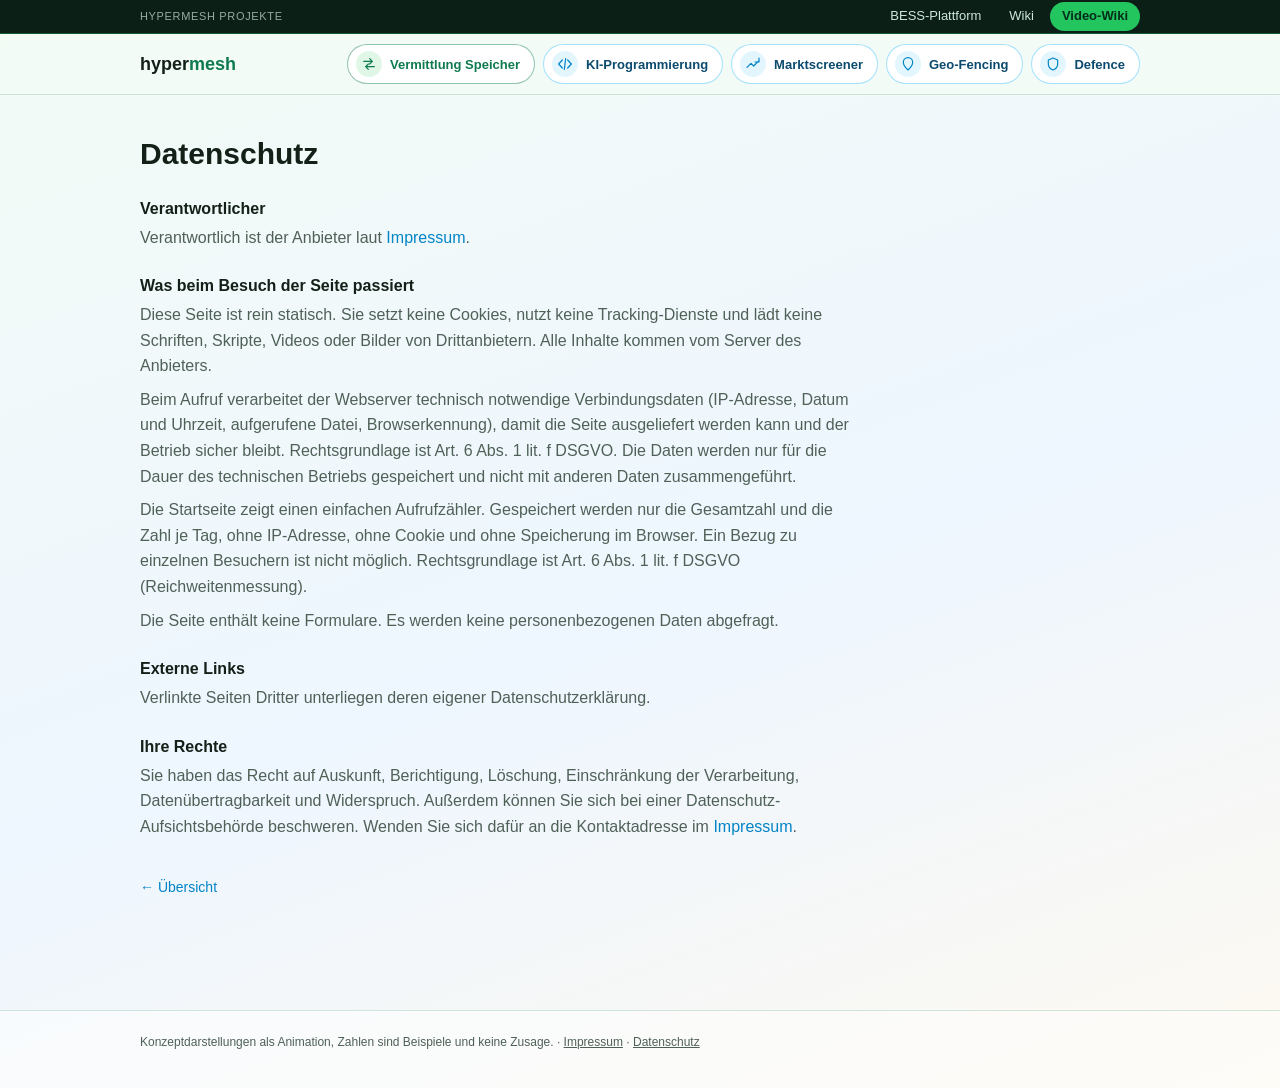
<file: datenschutz.html>
<!doctype html>
<html lang="de">
<head>
<meta charset="utf-8">
<meta name="viewport" content="width=device-width, initial-scale=1">
<meta name="robots" content="noindex, nofollow, noarchive, nosnippet">
<title>Datenschutz · hypermesh</title>
<link rel="stylesheet" href="assets/style.css">
</head>
<body>
<div class="sitebar" role="navigation" aria-label="Projekte">
  <div class="in">
    <span class="lbl">hypermesh Projekte</span>
    <nav>
      <a href="https://www.speier-solar.de/bess" title="Investorplattform">BESS-Plattform</a>
      <a href="https://www.hyper-mesh.de" title="Inhalte zu hyper-mesh">Wiki</a>
      <a href="https://www.hypermesh.cloud" aria-current="page" title="Erkl&auml;rvideos">Video-Wiki</a>
    </nav>
  </div>
</div>

<header class="topnav">
  <div class="in">
    <a class="brand" href="index.html#top">hyper<span>mesh</span></a>
    <nav class="nbs" aria-label="Themen"><a class="nb ext" href="index.html#vermittlung" title="Vermittlung Speicher"><span class="ico"><svg viewBox="0 0 24 24"><path d="M4 8h13M13 4l4 4-4 4M20 16H7M11 12l-4 4 4 4"/></svg></span><span class="t">Vermittlung Speicher</span></a><a class="nb" href="index.html#ki" title="KI-Programmierung"><span class="ico"><svg viewBox="0 0 24 24"><path d="M8 6l-5.5 6L8 18M16 6l5.5 6L16 18M13 4l-2 16"/></svg></span><span class="t">KI-Programmierung</span></a><a class="nb" href="index.html#markt" title="Marktscreener"><span class="ico"><svg viewBox="0 0 24 24"><path d="M3 17l6-6 4 4 8-8M21 3v6h-6"/></svg></span><span class="t">Marktscreener</span></a><a class="nb" href="index.html#geo" title="Geo-Fencing"><span class="ico"><svg viewBox="0 0 24 24"><path d="M12 21s-7-6.1-7-11.5A7 7 0 0119 9.5C19 14.9 12 21 12 21z"/></svg></span><span class="t">Geo-Fencing</span></a><a class="nb" href="index.html#defence" title="Defence"><span class="ico"><svg viewBox="0 0 24 24"><path d="M12 3l7 3v6c0 4.5-3 7.5-7 9-4-1.5-7-4.5-7-9V6z"/></svg></span><span class="t">Defence</span></a></nav>
  </div>
</header>
<main><div class="wrap">
<div class="page imprint">
<h1>Datenschutz</h1>
<h2>Verantwortlicher</h2>
<p>Verantwortlich ist der Anbieter laut <a href="impressum.html">Impressum</a>.</p>
<h2>Was beim Besuch der Seite passiert</h2>
<p>Diese Seite ist rein statisch. Sie setzt keine Cookies, nutzt keine Tracking-Dienste und lädt keine Schriften, Skripte, Videos oder Bilder von Drittanbietern. Alle Inhalte kommen vom Server des Anbieters.</p>
<p>Beim Aufruf verarbeitet der Webserver technisch notwendige Verbindungsdaten (IP-Adresse, Datum und Uhrzeit, aufgerufene Datei, Browserkennung), damit die Seite ausgeliefert werden kann und der Betrieb sicher bleibt. Rechtsgrundlage ist Art. 6 Abs. 1 lit. f DSGVO. Die Daten werden nur für die Dauer des technischen Betriebs gespeichert und nicht mit anderen Daten zusammengeführt.</p>
<p>Die Startseite zeigt einen einfachen Aufrufzähler. Gespeichert werden nur die Gesamtzahl und die Zahl je Tag, ohne IP-Adresse, ohne Cookie und ohne Speicherung im Browser. Ein Bezug zu einzelnen Besuchern ist nicht möglich. Rechtsgrundlage ist Art. 6 Abs. 1 lit. f DSGVO (Reichweitenmessung).</p>
<p>Die Seite enthält keine Formulare. Es werden keine personenbezogenen Daten abgefragt.</p>
<h2>Externe Links</h2>
<p>Verlinkte Seiten Dritter unterliegen deren eigener Datenschutzerklärung.</p>
<h2>Ihre Rechte</h2>
<p>Sie haben das Recht auf Auskunft, Berichtigung, Löschung, Einschränkung der Verarbeitung, Datenübertragbarkeit und Widerspruch. Außerdem können Sie sich bei einer Datenschutz-Aufsichtsbehörde beschweren. Wenden Sie sich dafür an die Kontaktadresse im <a href="impressum.html">Impressum</a>.</p>
<div class="pager"><a href="index.html">&larr; Übersicht</a></div>
</div>
</div></main>
<footer><div class="wrap">Konzeptdarstellungen als Animation, Zahlen sind Beispiele und keine Zusage. &middot; <a href="impressum.html">Impressum</a> &middot; <a href="datenschutz.html">Datenschutz</a></div></footer>
</body>
</html>
</file>
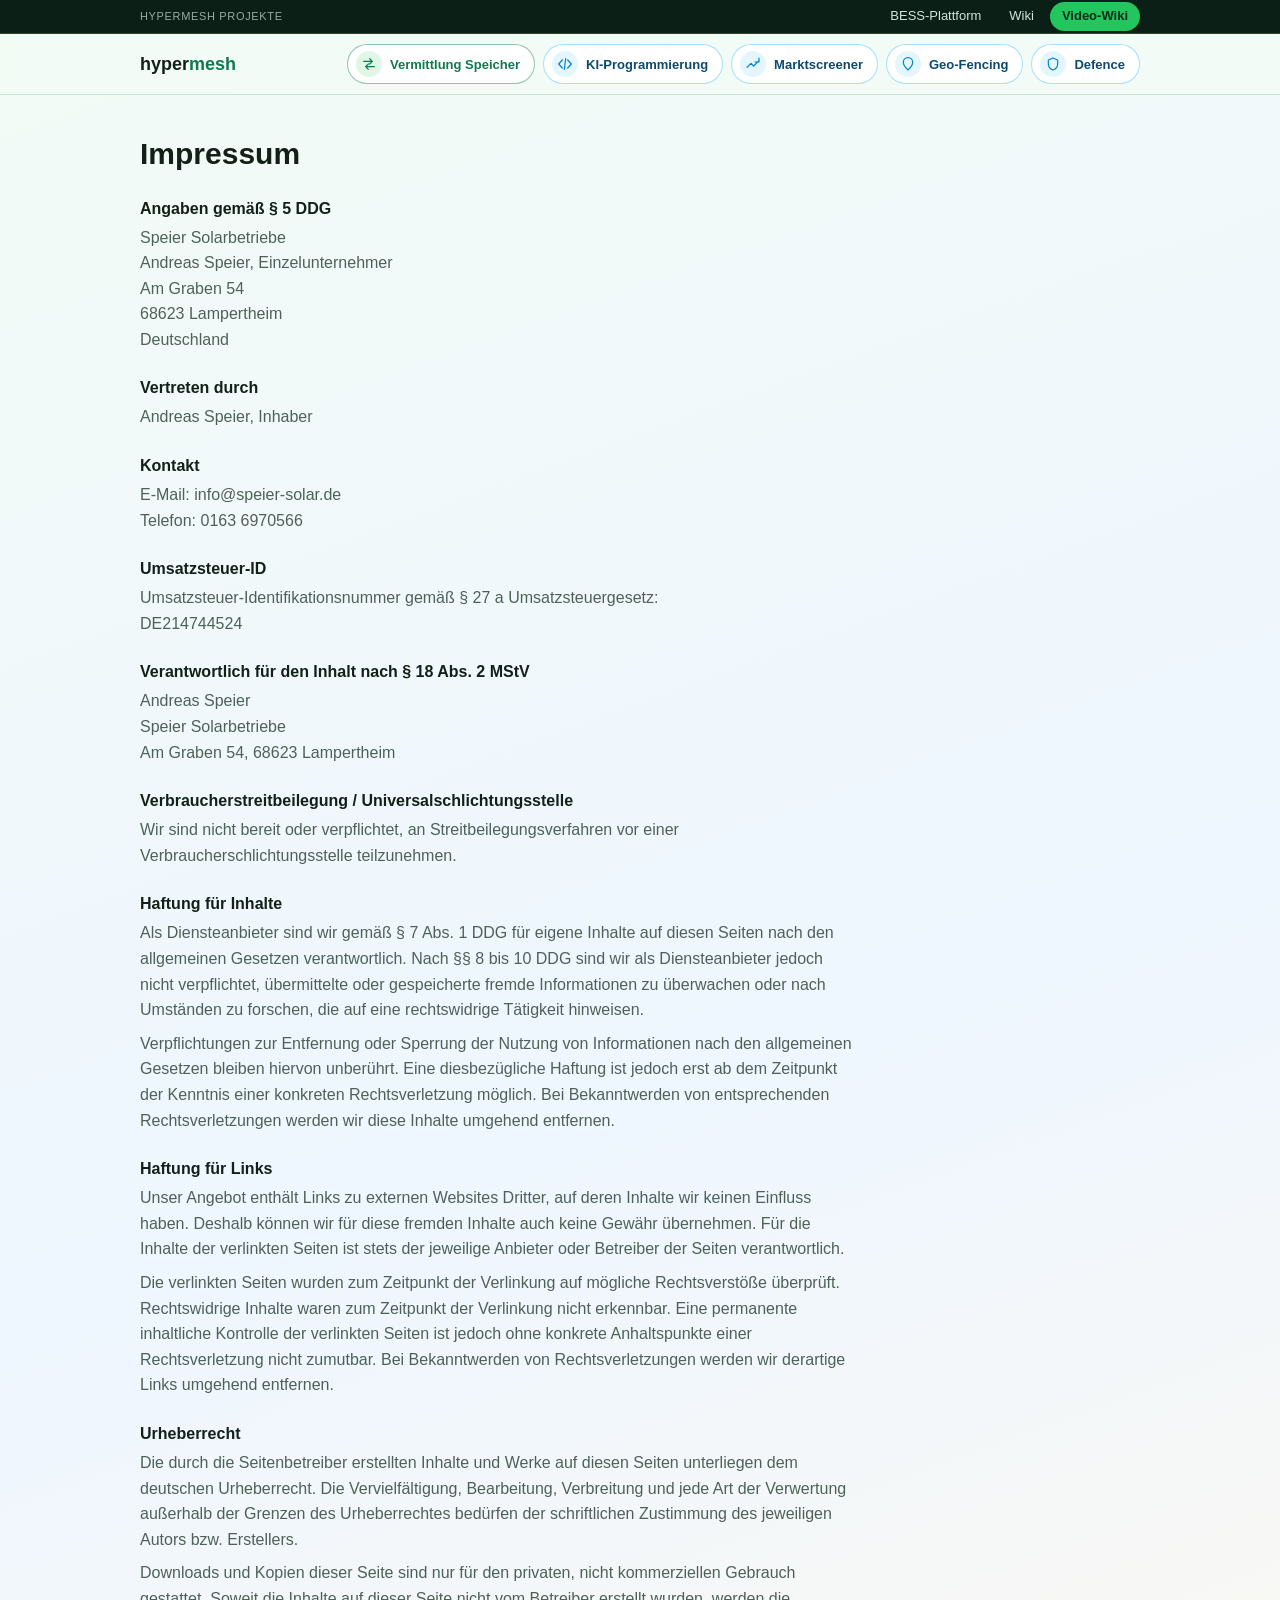
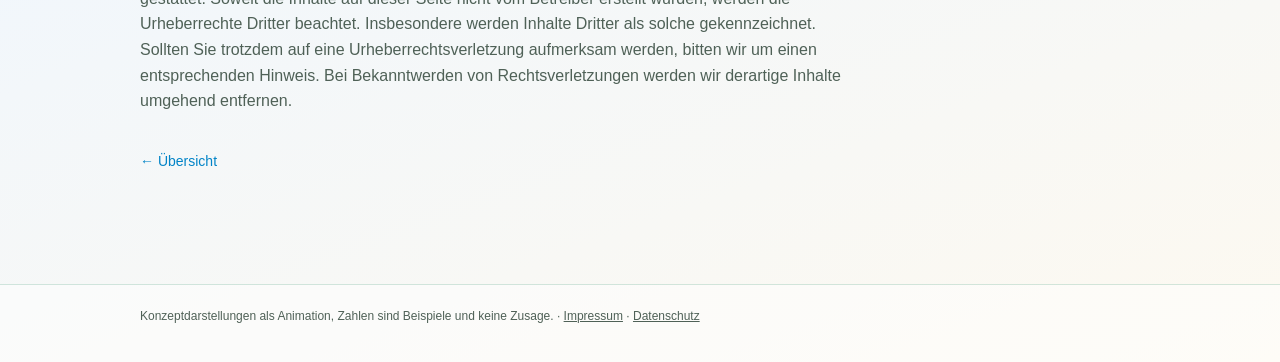
<file: impressum.html>
<!doctype html>
<html lang="de">
<head>
<meta charset="utf-8">
<meta name="viewport" content="width=device-width, initial-scale=1">
<meta name="robots" content="noindex, nofollow, noarchive, nosnippet">
<title>Impressum · hypermesh</title>
<link rel="stylesheet" href="assets/style.css">
</head>
<body>
<div class="sitebar" role="navigation" aria-label="Projekte">
  <div class="in">
    <span class="lbl">hypermesh Projekte</span>
    <nav>
      <a href="https://www.speier-solar.de/bess" title="Investorplattform">BESS-Plattform</a>
      <a href="https://www.hyper-mesh.de" title="Inhalte zu hyper-mesh">Wiki</a>
      <a href="https://www.hypermesh.cloud" aria-current="page" title="Erkl&auml;rvideos">Video-Wiki</a>
    </nav>
  </div>
</div>

<header class="topnav">
  <div class="in">
    <a class="brand" href="index.html#top">hyper<span>mesh</span></a>
    <nav class="nbs" aria-label="Themen"><a class="nb ext" href="index.html#vermittlung" title="Vermittlung Speicher"><span class="ico"><svg viewBox="0 0 24 24"><path d="M4 8h13M13 4l4 4-4 4M20 16H7M11 12l-4 4 4 4"/></svg></span><span class="t">Vermittlung Speicher</span></a><a class="nb" href="index.html#ki" title="KI-Programmierung"><span class="ico"><svg viewBox="0 0 24 24"><path d="M8 6l-5.5 6L8 18M16 6l5.5 6L16 18M13 4l-2 16"/></svg></span><span class="t">KI-Programmierung</span></a><a class="nb" href="index.html#markt" title="Marktscreener"><span class="ico"><svg viewBox="0 0 24 24"><path d="M3 17l6-6 4 4 8-8M21 3v6h-6"/></svg></span><span class="t">Marktscreener</span></a><a class="nb" href="index.html#geo" title="Geo-Fencing"><span class="ico"><svg viewBox="0 0 24 24"><path d="M12 21s-7-6.1-7-11.5A7 7 0 0119 9.5C19 14.9 12 21 12 21z"/></svg></span><span class="t">Geo-Fencing</span></a><a class="nb" href="index.html#defence" title="Defence"><span class="ico"><svg viewBox="0 0 24 24"><path d="M12 3l7 3v6c0 4.5-3 7.5-7 9-4-1.5-7-4.5-7-9V6z"/></svg></span><span class="t">Defence</span></a></nav>
  </div>
</header>
<main><div class="wrap">
<div class="page imprint">
<h1>Impressum</h1>
<h2>Angaben gemäß § 5 DDG</h2>
<p>Speier Solarbetriebe<br>
Andreas Speier, Einzelunternehmer<br>
Am Graben 54<br>
68623 Lampertheim<br>
Deutschland</p>
<h2>Vertreten durch</h2>
<p>Andreas Speier, Inhaber</p>
<h2>Kontakt</h2>
<p>E-Mail: info@speier-solar.de<br>
Telefon: 0163 6970566</p>
<h2>Umsatzsteuer-ID</h2>
<p>Umsatzsteuer-Identifikationsnummer gemäß § 27 a Umsatzsteuergesetz:<br>
DE214744524</p>
<h2>Verantwortlich für den Inhalt nach § 18 Abs. 2 MStV</h2>
<p>Andreas Speier<br>
Speier Solarbetriebe<br>
Am Graben 54, 68623 Lampertheim</p>
<h2>Verbraucherstreitbeilegung / Universalschlichtungsstelle</h2>
<p>Wir sind nicht bereit oder verpflichtet, an Streitbeilegungsverfahren vor einer Verbraucherschlichtungsstelle teilzunehmen.</p>
<h2>Haftung für Inhalte</h2>
<p>Als Diensteanbieter sind wir gemäß § 7 Abs. 1 DDG für eigene Inhalte auf diesen Seiten nach den allgemeinen Gesetzen verantwortlich. Nach §§ 8 bis 10 DDG sind wir als Diensteanbieter jedoch nicht verpflichtet, übermittelte oder gespeicherte fremde Informationen zu überwachen oder nach Umständen zu forschen, die auf eine rechtswidrige Tätigkeit hinweisen.</p>
<p>Verpflichtungen zur Entfernung oder Sperrung der Nutzung von Informationen nach den allgemeinen Gesetzen bleiben hiervon unberührt. Eine diesbezügliche Haftung ist jedoch erst ab dem Zeitpunkt der Kenntnis einer konkreten Rechtsverletzung möglich. Bei Bekanntwerden von entsprechenden Rechtsverletzungen werden wir diese Inhalte umgehend entfernen.</p>
<h2>Haftung für Links</h2>
<p>Unser Angebot enthält Links zu externen Websites Dritter, auf deren Inhalte wir keinen Einfluss haben. Deshalb können wir für diese fremden Inhalte auch keine Gewähr übernehmen. Für die Inhalte der verlinkten Seiten ist stets der jeweilige Anbieter oder Betreiber der Seiten verantwortlich.</p>
<p>Die verlinkten Seiten wurden zum Zeitpunkt der Verlinkung auf mögliche Rechtsverstöße überprüft. Rechtswidrige Inhalte waren zum Zeitpunkt der Verlinkung nicht erkennbar. Eine permanente inhaltliche Kontrolle der verlinkten Seiten ist jedoch ohne konkrete Anhaltspunkte einer Rechtsverletzung nicht zumutbar. Bei Bekanntwerden von Rechtsverletzungen werden wir derartige Links umgehend entfernen.</p>
<h2>Urheberrecht</h2>
<p>Die durch die Seitenbetreiber erstellten Inhalte und Werke auf diesen Seiten unterliegen dem deutschen Urheberrecht. Die Vervielfältigung, Bearbeitung, Verbreitung und jede Art der Verwertung außerhalb der Grenzen des Urheberrechtes bedürfen der schriftlichen Zustimmung des jeweiligen Autors bzw. Erstellers.</p>
<p>Downloads und Kopien dieser Seite sind nur für den privaten, nicht kommerziellen Gebrauch gestattet. Soweit die Inhalte auf dieser Seite nicht vom Betreiber erstellt wurden, werden die Urheberrechte Dritter beachtet. Insbesondere werden Inhalte Dritter als solche gekennzeichnet. Sollten Sie trotzdem auf eine Urheberrechtsverletzung aufmerksam werden, bitten wir um einen entsprechenden Hinweis. Bei Bekanntwerden von Rechtsverletzungen werden wir derartige Inhalte umgehend entfernen.</p>
<div class="pager"><a href="index.html">&larr; Übersicht</a></div>
</div>
</div></main>
<footer><div class="wrap">Konzeptdarstellungen als Animation, Zahlen sind Beispiele und keine Zusage. &middot; <a href="impressum.html">Impressum</a> &middot; <a href="datenschutz.html">Datenschutz</a></div></footer>
</body>
</html>
</file>
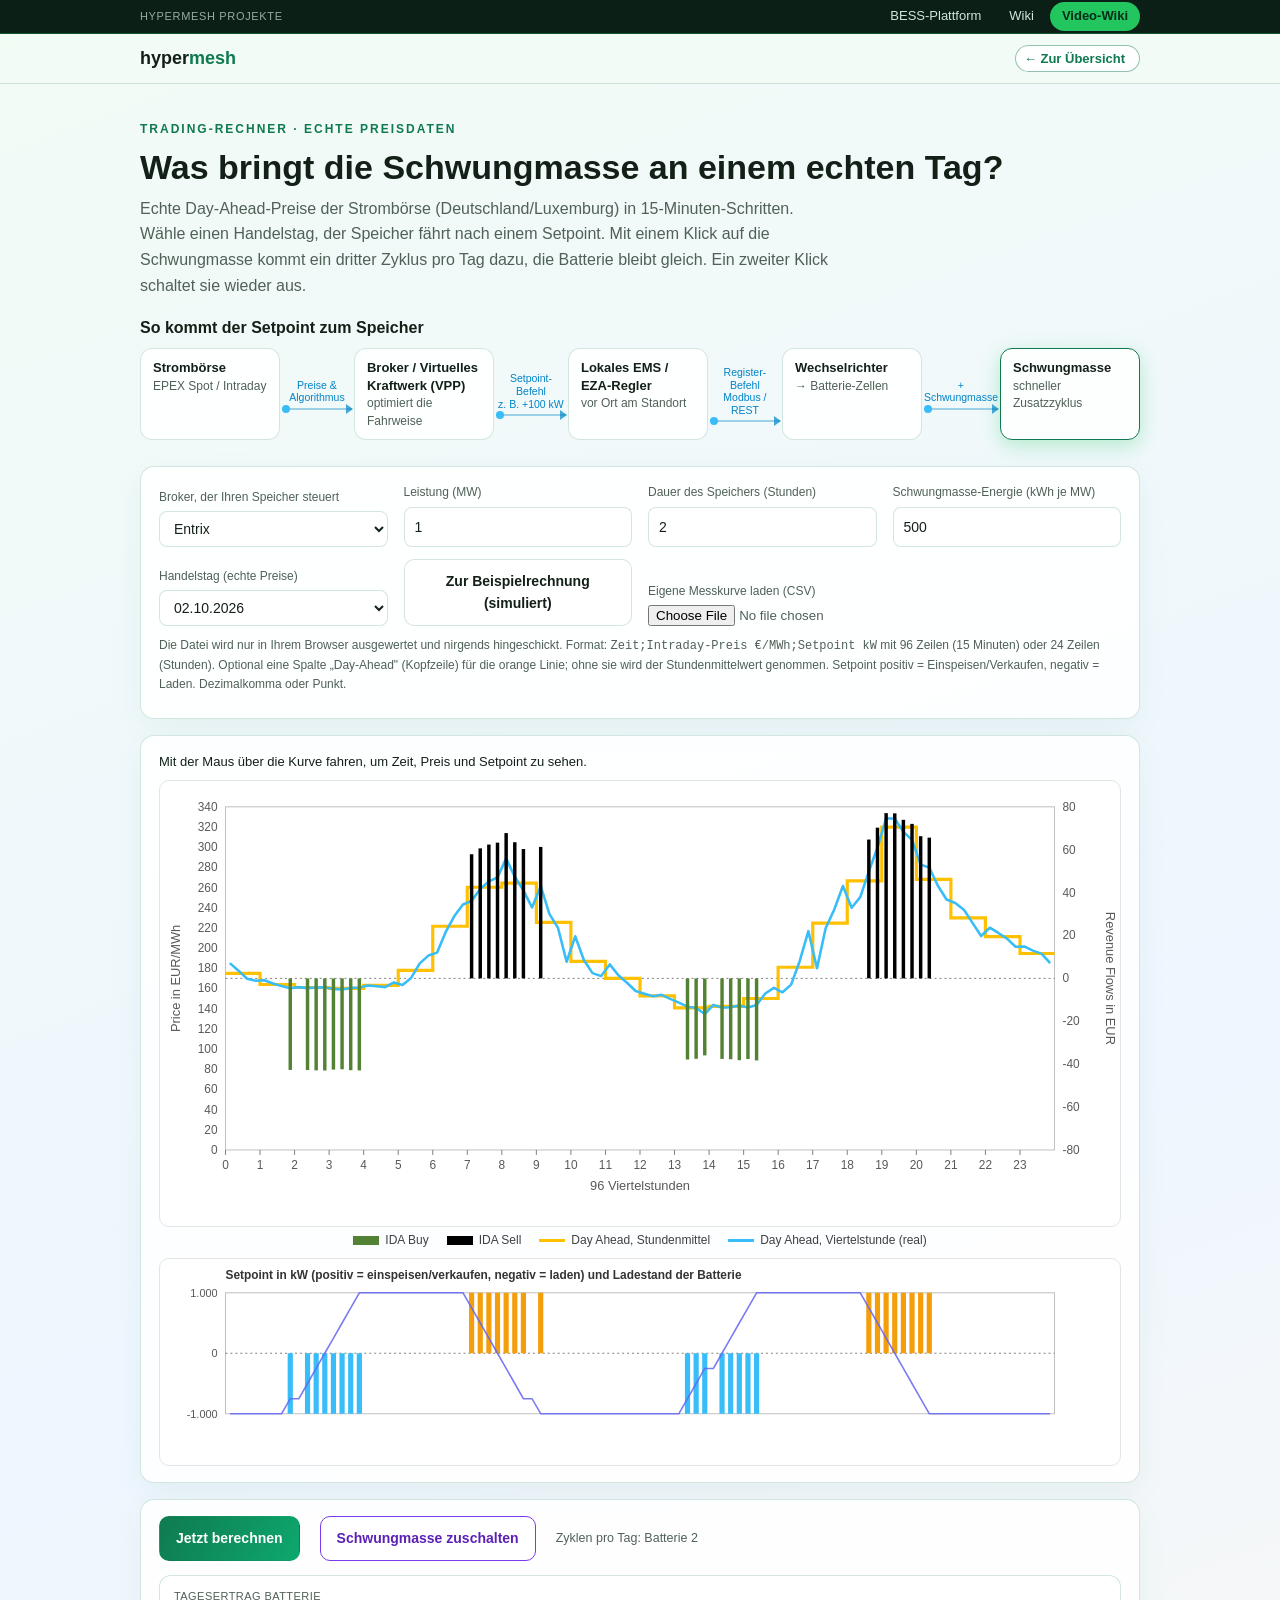
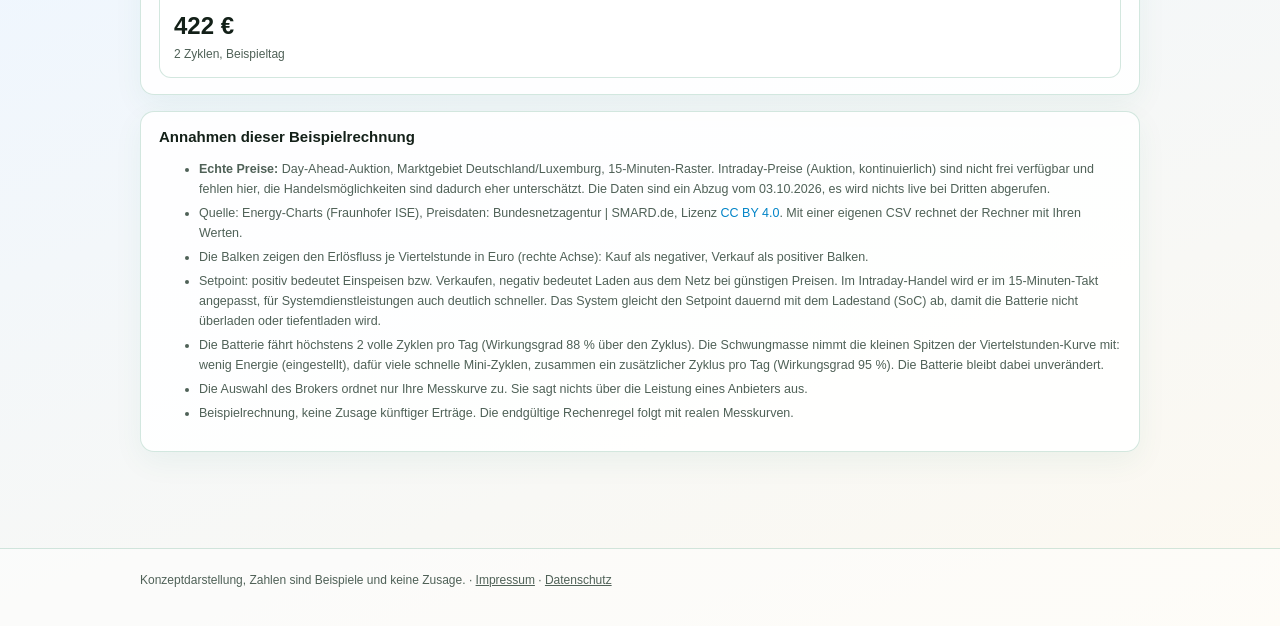
<file: rechner-real.html>
<!doctype html>
<html lang="de">
<head>
<meta charset="utf-8">
<meta name="viewport" content="width=device-width, initial-scale=1">
<meta name="robots" content="noindex, nofollow, noarchive, nosnippet">
<title>Trading-Rechner mit echten Preisen</title>
<link rel="stylesheet" href="assets/style.css">
<style>
  .rc h1{font-size:clamp(24px,3.4vw,34px);line-height:1.2;margin:0 0 8px}
  .rc .lead{margin-bottom:20px}
  .chain{display:flex;align-items:stretch;gap:0;flex-wrap:nowrap;margin:8px 0 26px}
  .node{background:var(--surface);border:1px solid var(--border);border-radius:12px;padding:10px 12px;min-width:0;flex:1 1 0;font-size:13px;line-height:1.35}
  .node b{display:block;font-size:13px;color:var(--text)}
  .node span{color:var(--muted);font-size:12px}
  .node.hl{border-color:var(--green-deep);box-shadow:0 6px 20px var(--green-glow)}
  .arrow{flex:0 0 74px;display:flex;flex-direction:column;align-items:center;justify-content:center;font-size:10.5px;color:var(--blue-deep);text-align:center;line-height:1.2;position:relative;padding:0 2px}
  .arrow i{display:block;position:relative;height:2px;width:100%;background:rgba(2,132,199,.35);margin-top:4px}
  .arrow i::after{content:"";position:absolute;right:-1px;top:-4px;border:5px solid transparent;border-left:7px solid rgba(2,132,199,.7);border-right:0}
  .arrow i::before{content:"";position:absolute;left:0;top:-3px;width:8px;height:8px;border-radius:50%;background:var(--blue);animation:flow 2.4s linear infinite}
  @keyframes flow{from{left:0;opacity:1}to{left:calc(100% - 8px);opacity:.2}}
  .nb .t{display:inline!important}
  @media (max-width:900px){.chain{flex-direction:column}.node{flex:0 0 auto}.arrow{flex:0 0 40px;flex-direction:row;gap:8px}.arrow i{width:2px;height:24px;margin:0}.arrow i::after{right:-4px;top:auto;bottom:-2px;border:5px solid transparent;border-top:7px solid rgba(2,132,199,.7);border-bottom:0}.arrow i::before{display:none}}

  .panel{background:var(--surface);border:1px solid var(--border);border-radius:14px;padding:16px 18px;margin-bottom:16px;box-shadow:0 10px 30px rgba(15,122,79,.06)}
  .controls{display:grid;grid-template-columns:repeat(auto-fit,minmax(190px,1fr));gap:12px 16px;align-items:end}
  .controls label{display:flex;flex-direction:column;gap:4px;font-size:12px;color:var(--muted)}
  .controls select,.controls input[type=number]{font:inherit;font-size:14px;padding:8px 10px;border:1px solid var(--border);border-radius:8px;background:#fff;color:var(--text)}
  .btn{font:inherit;font-size:14px;font-weight:600;padding:10px 16px;border-radius:10px;border:1px solid var(--border);background:#fff;color:var(--text);cursor:pointer;transition:box-shadow .2s,transform .2s}
  .btn:hover{box-shadow:0 6px 18px rgba(56,189,248,.28);transform:translateY(-1px)}
  .btn.go{background:linear-gradient(120deg,var(--green-deep),#0ea86e);color:#fff;border-color:transparent}
  .btn.fly{border-color:#7c3aed;color:#5b21b6}
  .btn.fly[aria-pressed="true"]{background:#7c3aed;color:#fff}
  .btn:focus-visible,.controls select:focus-visible,.controls input:focus-visible{outline:2px solid var(--blue-deep);outline-offset:2px}
  .hint{font-size:12px;color:var(--muted);margin:10px 0 0}
  .status{min-height:22px;font-size:13px;color:var(--text);margin:0 0 6px;font-variant-numeric:tabular-nums}
  .chartwrap{background:#fff;border:1px solid #e2e6e3;border-radius:10px;padding:6px 4px 2px}
  svg.chart{display:block;width:100%;height:auto;touch-action:pan-y}
  .legend{display:flex;flex-wrap:wrap;justify-content:center;gap:6px 18px;font-size:12px;color:#404040;margin:4px 0 8px}
  .legend span{display:inline-flex;align-items:center;gap:6px}
  .legend i{display:inline-block;width:26px;height:9px;background:var(--c)}
  .legend i.line{height:3px}
  .legend .flyleg{display:none}
  .flyon .legend .flyleg{display:inline-flex}
  .blink{animation:blink 1s ease-in-out infinite}
  @keyframes blink{0%,100%{opacity:1}50%{opacity:.18}}
  @media (prefers-reduced-motion:reduce){.blink{animation:none}.arrow i::before{animation:none}}
  .results{display:grid;grid-template-columns:repeat(auto-fit,minmax(200px,1fr));gap:12px;margin:0}
  .res{background:#fff;border:1px solid var(--border);border-radius:12px;padding:12px 14px}
  .res .k{font-size:11px;letter-spacing:.04em;text-transform:uppercase;color:var(--muted)}
  .res .v{font-size:24px;font-weight:700;font-variant-numeric:tabular-nums;margin-top:2px}
  .res .s{font-size:12px;color:var(--muted)}
  .res.fly{display:none;border-color:#7c3aed;background:linear-gradient(120deg,rgba(124,58,237,.08),rgba(34,197,94,.08))}
  .flyon .res.fly{display:block}
  .res.fly .v{color:#5b21b6}
  .res.fly .badge{display:inline-block;margin-left:8px;font-size:13px;font-weight:700;color:#16a34a;animation:blink 1s ease-in-out infinite}
  .err{color:#b42318;font-size:13px;margin-top:8px}
  .assump{font-size:12.5px;color:var(--muted)}
  .assump li{margin-bottom:4px}
</style>
</head>
<body>
<div class="sitebar" role="navigation" aria-label="Projekte">
  <div class="in">
    <span class="lbl">hypermesh Projekte</span>
    <nav>
      <a href="https://www.speier-solar.de/bess" title="Investorplattform">BESS-Plattform</a>
      <a href="https://www.hyper-mesh.de" title="Inhalte zu hyper-mesh">Wiki</a>
      <a href="https://www.hypermesh.cloud" aria-current="page" title="Erkl&auml;rvideos">Video-Wiki</a>
    </nav>
  </div>
</div>

<header class="topnav">
  <div class="in">
    <a class="brand" href="index.html#top">hyper<span>mesh</span></a>
    <nav class="nbs" aria-label="Seiten"><a class="nb ext" href="index.html#vermittlung" title="Zur Übersicht"><span class="t">← Zur Übersicht</span></a></nav>
  </div>
</header>

<main><div class="wrap rc" id="rc">
<section class="topic" style="padding-top:36px">
  <div class="eyebrow">TRADING-RECHNER · ECHTE PREISDATEN</div>
  <h1>Was bringt die Schwungmasse an einem echten Tag?</h1>
  <p class="lead">Echte Day-Ahead-Preise der Strombörse (Deutschland/Luxemburg) in 15-Minuten-Schritten. Wähle einen Handelstag, der Speicher fährt nach einem Setpoint. Mit einem Klick auf die Schwungmasse kommt ein dritter Zyklus pro Tag dazu, die Batterie bleibt gleich. Ein zweiter Klick schaltet sie wieder aus.</p>

  <h2 style="font-size:16px">So kommt der Setpoint zum Speicher</h2>
  <div class="chain" aria-label="Signalkette von der Börse bis zur Batterie">
    <div class="node"><b>Strombörse</b><span>EPEX Spot / Intraday</span></div>
    <div class="arrow">Preise &amp;<br>Algorithmus<i></i></div>
    <div class="node"><b>Broker / Virtuelles Kraftwerk (VPP)</b><span>optimiert die Fahrweise</span></div>
    <div class="arrow">Setpoint-Befehl<br>z. B. +100 kW<i></i></div>
    <div class="node"><b>Lokales EMS / EZA-Regler</b><span>vor Ort am Standort</span></div>
    <div class="arrow">Register-Befehl<br>Modbus / REST<i></i></div>
    <div class="node"><b>Wechselrichter</b><span>→ Batterie-Zellen</span></div>
    <div class="arrow">+ Schwungmasse<i></i></div>
    <div class="node hl"><b>Schwungmasse</b><span>schneller Zusatzzyklus</span></div>
  </div>

  <div class="panel">
    <div class="controls">
      <label>Broker, der Ihren Speicher steuert
        <select id="broker">
          <option>Entrix</option>
          <option>Enspired</option>
          <option>The Mobility House</option>
          <option>Anderer Broker</option>
        </select>
      </label>
      <label>Leistung (MW)
        <input id="power" type="number" min="0.1" max="100" step="0.1" value="1">
      </label>
      <label>Dauer des Speichers (Stunden)
        <input id="dur" type="number" min="1" max="4" step="1" value="2">
      </label>
      <label>Schwungmasse-Energie (kWh je MW)
        <input id="fwe" type="number" min="50" max="1000" step="50" value="500">
      </label>
      <label>Handelstag (echte Preise)
        <select id="day"></select>
      </label>
      <a class="btn" href="rechner.html" style="text-align:center;text-decoration:none">Zur Beispielrechnung (simuliert)</a>
      <label>Eigene Messkurve laden (CSV)
        <input id="file" type="file" accept=".csv,.txt,text/csv">
      </label>
    </div>
    <p class="hint">Die Datei wird nur in Ihrem Browser ausgewertet und nirgends hingeschickt. Format: <code>Zeit;Intraday-Preis €/MWh;Setpoint kW</code> mit 96 Zeilen (15 Minuten) oder 24 Zeilen (Stunden). Optional eine Spalte „Day-Ahead" (Kopfzeile) für die orange Linie; ohne sie wird der Stundenmittelwert genommen. Setpoint positiv = Einspeisen/Verkaufen, negativ = Laden. Dezimalkomma oder Punkt.</p>
    <div class="err" id="err" role="alert"></div>
  </div>

  <div class="panel" id="main">
    <p class="status" id="status">Mit der Maus über die Kurve fahren, um Zeit, Preis und Setpoint zu sehen.</p>
    <div class="chartwrap"><svg class="chart" id="chart" viewBox="0 0 960 440" role="img" aria-label="Day-Ahead-Preis, Intraday-Preis und Erlösflüsse über den Tag"></svg></div>
    <div class="legend">
      <span><i style="--c:#548235"></i>IDA Buy</span>
      <span><i style="--c:#000"></i>IDA Sell</span>
      <span><i class="line" style="--c:#ffc000"></i>Day Ahead, Stundenmittel</span>
      <span><i class="line" style="--c:#38bdf8"></i>Day Ahead, Viertelstunde (real)</span>
      <span class="flyleg"><i style="--c:#7c3aed"></i>Schwungmasse Buy/Sell</span>
    </div>
    <div class="chartwrap" style="margin-top:8px"><svg class="chart" id="chart2" viewBox="0 0 960 200" role="img" aria-label="Setpoint in kW und Ladestand der Batterie"></svg></div>
  </div>

  <div class="panel" id="sumpanel">
    <div style="display:flex;flex-wrap:wrap;gap:12px 20px;align-items:center;margin-bottom:14px">
      <button class="btn go" id="calc" type="button">Jetzt berechnen</button>
      <button class="btn fly" id="fly" type="button" aria-pressed="false">Schwungmasse zuschalten</button>
      <span class="assump" id="cycles">Zyklen pro Tag: Batterie 2</span>
    </div>
    <div class="results">
      <div class="res"><div class="k">Tagesertrag Batterie</div><div class="v" id="rB">–</div><div class="s">2 Zyklen, Beispieltag</div></div>
      <div class="res fly"><div class="k">Tagesertrag mit Schwungmasse</div><div class="v"><span id="rT">–</span><span class="badge" id="rM"></span></div><div class="s">dritter Zyklus: viele kleine Spitzen über die Schwungmasse</div></div>
    </div>
  </div>

  <div class="panel">
    <h2 style="font-size:15px;margin-bottom:6px">Annahmen dieser Beispielrechnung</h2>
    <ul class="assump">
      <li><strong>Echte Preise:</strong> Day-Ahead-Auktion, Marktgebiet Deutschland/Luxemburg, 15-Minuten-Raster. Intraday-Preise (Auktion, kontinuierlich) sind nicht frei verfügbar und fehlen hier, die Handelsmöglichkeiten sind dadurch eher unterschätzt. Die Daten sind ein Abzug vom <span id="fetched"></span>, es wird nichts live bei Dritten abgerufen.</li>
      <li>Quelle: Energy-Charts (Fraunhofer ISE), Preisdaten: Bundesnetzagentur | SMARD.de, Lizenz <a href="https://creativecommons.org/licenses/by/4.0/" rel="noopener noreferrer" target="_blank">CC BY 4.0</a>. Mit einer eigenen CSV rechnet der Rechner mit Ihren Werten.</li>
      <li>Die Balken zeigen den Erlösfluss je Viertelstunde in Euro (rechte Achse): Kauf als negativer, Verkauf als positiver Balken.</li>
      <li>Setpoint: positiv bedeutet Einspeisen bzw. Verkaufen, negativ bedeutet Laden aus dem Netz bei günstigen Preisen. Im Intraday-Handel wird er im 15-Minuten-Takt angepasst, für Systemdienstleistungen auch deutlich schneller. Das System gleicht den Setpoint dauernd mit dem Ladestand (SoC) ab, damit die Batterie nicht überladen oder tiefentladen wird.</li>
      <li>Die Batterie fährt höchstens 2 volle Zyklen pro Tag (Wirkungsgrad 88 % über den Zyklus). Die Schwungmasse nimmt die kleinen Spitzen der Viertelstunden-Kurve mit: wenig Energie (eingestellt), dafür viele schnelle Mini-Zyklen, zusammen ein zusätzlicher Zyklus pro Tag (Wirkungsgrad 95 %). Die Batterie bleibt dabei unverändert.</li>
      <li>Die Auswahl des Brokers ordnet nur Ihre Messkurve zu. Sie sagt nichts über die Leistung eines Anbieters aus.</li>
      <li>Beispielrechnung, keine Zusage künftiger Erträge. Die endgültige Rechenregel folgt mit realen Messkurven.</li>
    </ul>
  </div>
</section>
</div></main>

<footer><div class="wrap">Konzeptdarstellung, Zahlen sind Beispiele und keine Zusage. &middot; <a href="impressum.html">Impressum</a> &middot; <a href="datenschutz.html">Datenschutz</a></div></footer>

<script>
(function () {
  'use strict';
  var $ = function (id) { return document.getElementById(id); };
  var N = 96, ETA_B = 0.88, ETA_F = 0.95, seed = 20261003;
  var state = { da: [], ida: [], battSet: null, uploadedSet: false, res: null, fly: false };
  var reduce = window.matchMedia && matchMedia('(prefers-reduced-motion: reduce)').matches;

  /* ---------- Simulierte Kurven: Day-Ahead stündlich, Intraday-Auktion viertelstündlich ---------- */
  function rng(a) { return function () { a |= 0; a = a + 0x6D2B79F5 | 0; var t = Math.imul(a ^ a >>> 15, 1 | a); t = t + Math.imul(t ^ t >>> 7, 61 | t) ^ t; return ((t ^ t >>> 14) >>> 0) / 4294967296; }; }
  function gauss(h, m, s) { var d = (h - m) / s; return Math.exp(-d * d / 2); }
  function makeDay(sd) {
    var r = rng(sd), da = [], ida = [], ar = 0;
    var base = 100 + r() * 14, noon = 58 + r() * 14, eve = 32 + r() * 18;
    for (var h = 0; h < 24; h++) {
      var v = base - 18 * gauss(h, 3.4, 2.2) + 20 * gauss(h, 6.8, 1.2) - noon * gauss(h, 13.0, 3.4) + eve * gauss(h, 20.6, 2.4) - 24 * gauss(h, 9.8, 1.4);
      da.push(Math.round(v * 100) / 100);
    }
    for (var q = 0; q < N; q++) {
      var hh = Math.floor(q / 4), d = da[hh];
      var vol = 6 + 26 * gauss(hh, 13.2, 3.4) + 14 * gauss(hh, 19.8, 2.4) + 9 * gauss(hh, 8.5, 1.8);   // viel Bewegung mittags und abends
      ar = 0.45 * ar + (r() - 0.5) * 2 * vol;
      var v2 = d + ar + (r() > 0.93 ? (r() - 0.35) * 70 : 0);
      ida.push(Math.round(Math.max(-15, v2) * 100) / 100);
    }
    return { da: da, ida: ida };
  }

  /* ---------- Optimierung (Dynamische Programmierung) ---------- */
  function optimise(prices, S, cap, eta) {
    var D = cap, e1 = Math.sqrt(eta), NEG = -1e18;
    var V = new Array((N + 1) * (S + 1) * (D + 1)).fill(NEG), A = new Int8Array((N + 1) * (S + 1) * (D + 1));
    function ix(t, s, d) { return (t * (S + 1) + s) * (D + 1) + d; }
    V[ix(0, 0, 0)] = 0;
    for (var t = 0; t < N; t++) {
      var p = prices[t] * 0.25;
      for (var s = 0; s <= S; s++) for (var d = 0; d <= D; d++) {
        var cur = V[ix(t, s, d)]; if (cur === NEG) continue;
        if (cur > V[ix(t + 1, s, d)]) { V[ix(t + 1, s, d)] = cur; A[ix(t + 1, s, d)] = 0; }
        if (s < S) { var vc = cur - p / e1; if (vc > V[ix(t + 1, s + 1, d)]) { V[ix(t + 1, s + 1, d)] = vc; A[ix(t + 1, s + 1, d)] = -1; } }
        if (s > 0 && d < D) { var vd = cur + p * e1; if (vd > V[ix(t + 1, s - 1, d + 1)]) { V[ix(t + 1, s - 1, d + 1)] = vd; A[ix(t + 1, s - 1, d + 1)] = 1; } }
      }
    }
    var bs = 0, bd = 0, best = NEG;
    for (var s2 = 0; s2 <= S; s2++) for (var d2 = 0; d2 <= D; d2++) { var v = V[ix(N, s2, d2)]; if (v > best) { best = v; bs = s2; bd = d2; } }
    var act = new Array(N).fill(0), cs = bs, cd = bd;
    for (var tt = N; tt > 0; tt--) { var a = A[ix(tt, cs, cd)]; act[tt - 1] = a; if (a === -1) cs -= 1; else if (a === 1) { cs += 1; cd -= 1; } }
    return act;
  }
  // Erlösfluss je Viertelstunde in EUR (Kauf negativ, Verkauf positiv)
  function flows(prices, act, eta, P) {
    var e1 = Math.sqrt(eta);
    return act.map(function (a, t) { var p = prices[t] * 0.25 * P; return a > 0 ? p * a * e1 : p * a / e1; });
  }
  function sum(a) { return a.reduce(function (x, y) { return x + y; }, 0); }
  function socOf(act, S) { var s = 0, o = []; for (var t = 0; t < N; t++) { s -= Math.round(act[t]); s = Math.max(0, Math.min(S, s)); o.push(s / S); } return o; }

  function compute() {
    var P = Math.max(0.1, +$('power').value || 1);
    var dur = Math.max(1, Math.min(4, Math.round(+$('dur').value || 2)));
    var fwh = Math.max(50, +$('fwe').value || 500) / 1000;
    var S = dur * 4, Sf = Math.max(1, Math.round(fwh * 4));
    var bAct = (state.uploadedSet && state.battSet) ? state.battSet : optimise(state.ida, S, 2 * S, ETA_B);
    // Schwungmasse: kleine Energie, aber viele schnelle Mini-Zyklen auf den kleinen Spitzen.
    // Gesamtdurchsatz = ein zusätzlicher Batterie-Zyklus (dritter Zyklus pro Tag).
    var fAct = optimise(state.ida, Sf, S, ETA_F);
    var bF = flows(state.ida, bAct, ETA_B, P), fF = flows(state.ida, fAct, ETA_F, P);
    state.res = { bAct: bAct, fAct: fAct, bF: bF, fF: fF, rb: sum(bF), rf: sum(fF), S: S, P: P, soc: socOf(bAct, S) };
  }

  /* ---------- Darstellung ---------- */
  var X0 = 62, X1 = 898, Y0 = 20, Y1 = 366;
  function xq(q) { return X0 + (X1 - X0) * (q + 0.5) / N; }
  function fmt(v, d) { return v.toLocaleString('de-DE', { minimumFractionDigits: d || 0, maximumFractionDigits: d || 0 }); }
  function eur(v) { return fmt(v, 0) + ' €'; }

  function drawMain() {
    var svg = $('chart'), res = state.res, h = '';
    var maxP = Math.max.apply(null, state.ida.concat(state.da)), L = Math.max(200, Math.ceil((maxP + 5) / 20) * 20), Lmin = Math.min(0, Math.floor((Math.min.apply(null, state.ida.concat(state.da)) - 5) / 20) * 20);
    var maxF = 0; if (res) { res.bF.concat(state.fly ? res.fF : []).forEach(function (v) { maxF = Math.max(maxF, Math.abs(v)); }); }
    var R = Math.max(60, Math.ceil((maxF + 2) / 20) * 20);
    function yL(v) { return Y1 - (Y1 - Y0) * (v - Lmin) / (L - Lmin); }
    function yR(v) { return (Y0 + Y1) / 2 - (Y1 - Y0) / 2 * v / R; }
    // Achsen und Beschriftung
    h += '<rect x="' + X0 + '" y="' + Y0 + '" width="' + (X1 - X0) + '" height="' + (Y1 - Y0) + '" fill="#fff" stroke="#bfbfbf"/>';
    for (var v = Lmin; v <= L; v += 20) h += '<text x="' + (X0 - 8) + '" y="' + (yL(v) + 4) + '" text-anchor="end" font-size="12" fill="#595959">' + v + '</text>';
    for (var r = -R; r <= R; r += 20) h += '<text x="' + (X1 + 8) + '" y="' + (yR(r) + 4) + '" text-anchor="start" font-size="12" fill="#595959">' + r + '</text>';
    h += '<line x1="' + X0 + '" x2="' + X1 + '" y1="' + yR(0) + '" y2="' + yR(0) + '" stroke="#7f7f7f" stroke-dasharray="2 3"/>';
    for (var hr = 0; hr < 24; hr++) {
      var xx = X0 + (X1 - X0) * hr / 24;
      h += '<line x1="' + xx + '" x2="' + xx + '" y1="' + Y1 + '" y2="' + (Y1 + 5) + '" stroke="#7f7f7f"/><text x="' + xx + '" y="' + (Y1 + 19) + '" text-anchor="middle" font-size="12" fill="#595959">' + hr + '</text>';
    }
    h += '<text x="' + ((X0 + X1) / 2) + '" y="' + (Y1 + 40) + '" text-anchor="middle" font-size="13" fill="#595959">96 Viertelstunden</text>';
    h += '<text transform="translate(16,' + ((Y0 + Y1) / 2) + ') rotate(-90)" text-anchor="middle" font-size="13" fill="#595959">Price in EUR/MWh</text>';
    h += '<text transform="translate(' + (X1 + 52) + ',' + ((Y0 + Y1) / 2) + ') rotate(90)" text-anchor="middle" font-size="13" fill="#595959">Revenue Flows in EUR</text>';
    // Day-Ahead als Stufenlinie, Intraday-Auktion als Zickzack
    var d = '';
    for (var k = 0; k < 24; k++) { var xa = X0 + (X1 - X0) * k / 24, xb = X0 + (X1 - X0) * (k + 1) / 24; d += (k ? ' L' : 'M') + xa.toFixed(1) + ',' + yL(state.da[k]).toFixed(1) + ' L' + xb.toFixed(1) + ',' + yL(state.da[k]).toFixed(1); }
    h += '<path d="' + d + '" fill="none" stroke="#ffc000" stroke-width="3.2"/>';
    var pts = state.ida.map(function (p, q) { return xq(q).toFixed(1) + ',' + yL(p).toFixed(1); }).join(' ');
    h += '<polyline points="' + pts + '" fill="none" stroke="#38bdf8" stroke-width="2.6" stroke-linejoin="round"/>';
    // Erlösbalken
    var bw = (X1 - X0) / N;
    if (res) for (var q = 0; q < N; q++) {
      var f = res.bF[q];
      if (Math.abs(f) > 0.001) h += '<rect x="' + (xq(q) - bw * 0.2) + '" y="' + (f > 0 ? yR(f) : yR(0)) + '" width="' + (bw * 0.4) + '" height="' + Math.abs(yR(f) - yR(0)) + '" fill="' + (f > 0 ? '#000' : '#548235') + '"/>';
      var g = state.fly ? res.fF[q] : 0;
      if (Math.abs(g) > 0.001) h += '<rect class="blink" x="' + (xq(q) + bw * 0.22) + '" y="' + (g > 0 ? yR(g) : yR(0)) + '" width="' + (bw * 0.5) + '" height="' + Math.abs(yR(g) - yR(0)) + '" fill="#7c3aed"/>';
    }
    h += '<line id="hov" x1="0" x2="0" y1="' + Y0 + '" y2="' + Y1 + '" stroke="#0284c7" stroke-width="1" visibility="hidden"/>';
    h += '<rect id="cover" x="' + X0 + '" y="' + (Y0 - 4) + '" width="0" height="' + (Y1 - Y0 + 8) + '" fill="#fff" opacity="0"/>';
    svg.innerHTML = h;
  }
  function drawSet() {
    var svg = $('chart2'), res = state.res, h = '', x0 = X0, x1 = X1, y0 = 28, y1 = 150;
    var P = res ? res.P : (+$('power').value || 1), kw = P * 1000, mid = (y0 + y1) / 2, half = (y1 - y0) / 2;
    h += '<text x="' + x0 + '" y="14" font-size="12" font-weight="600" fill="#333">Setpoint in kW (positiv = einspeisen/verkaufen, negativ = laden) und Ladestand der Batterie</text>';
    h += '<rect x="' + x0 + '" y="' + y0 + '" width="' + (x1 - x0) + '" height="' + (y1 - y0) + '" fill="#fff" stroke="#bfbfbf"/>';
    [-1, 0, 1].forEach(function (f) { var yy = mid - f * half; h += '<text x="' + (x0 - 8) + '" y="' + (yy + 4) + '" text-anchor="end" font-size="11" fill="#595959">' + fmt(f * kw, 0) + '</text>'; });
    h += '<line x1="' + x0 + '" x2="' + x1 + '" y1="' + mid + '" y2="' + mid + '" stroke="#7f7f7f" stroke-dasharray="2 3"/>';
    var bw = (x1 - x0) / N;
    if (res) {
      for (var q = 0; q < N; q++) {
        var a = res.bAct[q];
        if (a) h += '<rect x="' + (xq(q) - bw * 0.3) + '" y="' + (a > 0 ? mid - half * a : mid) + '" width="' + (bw * 0.6) + '" height="' + Math.abs(half * a) + '" fill="' + (a > 0 ? '#f59e0b' : '#38bdf8') + '"/>';
        var f = state.fly ? res.fAct[q] : 0;
        if (f) h += '<rect class="blink" x="' + (xq(q) + bw * 0.05) + '" y="' + (f > 0 ? mid - half * f : mid) + '" width="' + (bw * 0.3) + '" height="' + Math.abs(half * f) + '" fill="#7c3aed"/>';
      }
      var sp = res.soc.map(function (s, q) { return xq(q).toFixed(1) + ',' + (y1 - (y1 - y0) * s).toFixed(1); }).join(' ');
      h += '<polyline points="' + sp + '" fill="none" stroke="#6366f1" stroke-width="1.6" opacity=".85"/>';
    }
    svg.innerHTML = h;
  }
  function draw() { drawMain(); drawSet(); }

  /* ---------- Ergebnis: Tagessumme, mit Klick ein/aus ---------- */
  var numTimer = 0;
  function countUp(el, from, to, ms) {
    cancelAnimationFrame(numTimer);
    if (reduce) { el.textContent = eur(to); return; }
    var t0 = performance.now();
    (function tick(now) { var k = Math.min(1, (now - t0) / ms), e = 1 - Math.pow(1 - k, 3); el.textContent = eur(from + (to - from) * e); if (k < 1) numTimer = requestAnimationFrame(tick); })(t0);
  }
  function showResults(animate) {
    var res = state.res; if (!res) return;
    $('rc').classList.toggle('flyon', state.fly);
    $('cycles').textContent = 'Zyklen pro Tag: Batterie 2' + (state.fly ? ' + Schwungmasse 1 = 3' : '');
    $('rB').textContent = eur(res.rb);
    if (state.fly) {
      $('rM').textContent = '+' + eur(res.rf);
      if (animate) countUp($('rT'), res.rb, res.rb + res.rf, 1300); else $('rT').textContent = eur(res.rb + res.rf);
    }
  }
  function setFly(on) {
    state.fly = on; $('fly').setAttribute('aria-pressed', on ? 'true' : 'false');
    $('fly').textContent = on ? 'Schwungmasse ausschalten' : 'Schwungmasse zuschalten';
    draw(); showResults(true);
  }

  var rafId = 0;
  function runCalc(animate) {
    $('err').textContent = ''; compute(); draw(); showResults(false);
    var cover = $('cover');
    if (!animate || !cover || reduce) return;
    cancelAnimationFrame(rafId);
    var t0 = performance.now(), dur = 2600, w = X1 - X0;
    cover.setAttribute('opacity', '1');
    (function tick(now) {
      var k = Math.min(1, (now - t0) / dur);
      cover.setAttribute('x', X0 + w * k); cover.setAttribute('width', Math.max(0, w * (1 - k) + 2));
      if (k < 1) rafId = requestAnimationFrame(tick); else cover.setAttribute('opacity', '0');
    })(t0);
  }

  /* ---------- CSV ---------- */
  function num(s) { if (s == null) return NaN; s = String(s).trim().replace(/\s/g, ''); if (/,/.test(s) && !/\./.test(s)) s = s.replace(',', '.'); else s = s.replace(/\.(?=\d{3}(\D|$))/g, '').replace(',', '.'); return parseFloat(s); }
  function parseCsv(text) {
    var lines = text.replace(/\r/g, '').split('\n').filter(function (l) { return l.trim(); });
    if (!lines.length) throw new Error('Die Datei ist leer.');
    var del = (lines[0].match(/;/g) || []).length ? ';' : ((lines[0].match(/\t/g) || []).length ? '\t' : ',');
    var rows = lines.map(function (l) { return l.split(del); }), head = null;
    if (isNaN(num(rows[0][1]))) head = rows.shift().map(function (x) { return x.toLowerCase(); });
    var iDa = -1, iSet = -1;
    if (head) head.forEach(function (c, i) { if (/day|^da$|dayahead/.test(c)) iDa = i; if (/setpoint|sollwert|kw/.test(c)) iSet = i; });
    if (iSet < 0 && iDa < 0 && rows[0].length > 2 && !isNaN(num(rows[0][2]))) iSet = 2;
    var ida = [], da = [], set = [];
    rows.forEach(function (r) { var p = num(r[1]); if (!isNaN(p)) { ida.push(p); if (iDa > 0) da.push(num(r[iDa])); if (iSet > 0) set.push(num(r[iSet])); } });
    function x4(a) { return [].concat.apply([], a.map(function (p) { return [p, p, p, p]; })); }
    if (ida.length === 24) { ida = x4(ida); if (da.length) da = x4(da); if (set.length) set = x4(set); }
    if (ida.length !== N) throw new Error('Erwartet werden 96 Zeilen (15 Minuten) oder 24 Zeilen (Stunden), gefunden: ' + ida.length + '.');
    var daH = [];
    for (var h = 0; h < 24; h++) { var a = da.length ? da[h * 4] : (ida[h * 4] + ida[h * 4 + 1] + ida[h * 4 + 2] + ida[h * 4 + 3]) / 4; daH.push(a); }
    return { ida: ida, da: daH, set: set.length ? set : null };
  }

  /* ---------- Hover ---------- */
  function onMove(ev) {
    var svg = $('chart'), r = svg.getBoundingClientRect(), x = (ev.clientX - r.left) / r.width * 960;
    var q = Math.floor((x - X0) / (X1 - X0) * N); if (q < 0 || q > N - 1) return;
    var hov = $('hov'); if (hov) { hov.setAttribute('x1', xq(q)); hov.setAttribute('x2', xq(q)); hov.setAttribute('visibility', 'visible'); }
    var hh = Math.floor(q / 4), mm = (q % 4) * 15, res = state.res, P = res ? res.P : (+$('power').value || 1);
    var s = (hh < 10 ? '0' : '') + hh + ':' + (mm < 10 ? '0' : '') + mm + ' Uhr · Day-Ahead ' + fmt(state.da[hh], 2) + ' · Intraday ' + fmt(state.ida[q], 2) + ' €/MWh';
    if (res) {
      var b = res.bAct[q] * P * 1000; s += ' · Setpoint Batterie ' + (b > 0 ? '+' : '') + fmt(b, 0) + ' kW';
      if (state.fly) { var f = res.fAct[q] * P * 1000; s += ' · Schwungmasse ' + (f > 0 ? '+' : '') + fmt(f, 0) + ' kW'; }
    }
    $('status').textContent = s;
  }

  /* ---------- Start ---------- */
  function newDay() { var d = makeDay(seed); state.da = d.da; state.ida = d.ida; state.uploadedSet = false; state.battSet = null; }
  var REAL = null;
  function loadDay(key) {
    var v = REAL.days[key]; if (!v) return;
    var da = []; for (var h = 0; h < 24; h++) da.push((v[h * 4] + v[h * 4 + 1] + v[h * 4 + 2] + v[h * 4 + 3]) / 4);
    state.ida = v.slice(); state.da = da; state.uploadedSet = false; state.battSet = null; $('file').value = '';
  }
  state.ida = new Array(96).fill(0); state.da = new Array(24).fill(0);
  $('day').addEventListener('change', function () { loadDay(this.value); runCalc(true); });
  $('calc').addEventListener('click', function () { runCalc(true); });
  $('fly').addEventListener('click', function () { setFly(!state.fly); });
  ['power', 'dur', 'fwe'].forEach(function (id) { $(id).addEventListener('change', function () { runCalc(false); }); });
  $('broker').addEventListener('change', function () { $('status').textContent = 'Messkurve wird dem Broker „' + $('broker').value + '" zugeordnet (nur Beschriftung).'; });
  $('file').addEventListener('change', function (e) {
    var f = e.target.files && e.target.files[0]; if (!f) return;
    var rd = new FileReader();
    rd.onload = function () {
      try {
        var d = parseCsv(String(rd.result)), P = Math.max(0.1, +$('power').value || 1);
        state.ida = d.ida; state.da = d.da;
        if (d.set) { state.uploadedSet = true; state.battSet = d.set.map(function (k) { return Math.max(-1, Math.min(1, k / (P * 1000))); }); } else { state.uploadedSet = false; state.battSet = null; }
        runCalc(true);
        $('status').textContent = 'Eigene Messkurve geladen (' + f.name + '), Broker: ' + $('broker').value + '. Die Datei bleibt auf diesem Gerät.';
      } catch (er) { $('err').textContent = er.message; }
    };
    rd.readAsText(f);
  });
  ['chart', 'chart2'].forEach(function (id) {
    $(id).addEventListener('mousemove', onMove);
    $(id).addEventListener('touchmove', function (e) { if (e.touches[0]) onMove(e.touches[0]); }, { passive: true });
  });
  fetch('assets/data/dayahead-de-lu.json').then(function (r) { return r.json(); }).then(function (d) {
    REAL = d; var keys = Object.keys(d.days).sort().reverse(), sel = $('day');
    keys.forEach(function (k) { var o = document.createElement('option'); o.value = k; var mn = Math.min.apply(null, d.days[k]); o.textContent = k.split('-').reverse().join('.') + (mn < 0 ? '  (negative Preise)' : ''); sel.appendChild(o); });
    var f = $('fetched'); if (f) f.textContent = d.fetched.split('-').reverse().join('.');
    loadDay(keys[0]); runCalc(false);
  }).catch(function () { $('err').textContent = 'Die Preisdaten konnten nicht geladen werden.'; });
})();
</script>
</body>
</html>
</file>
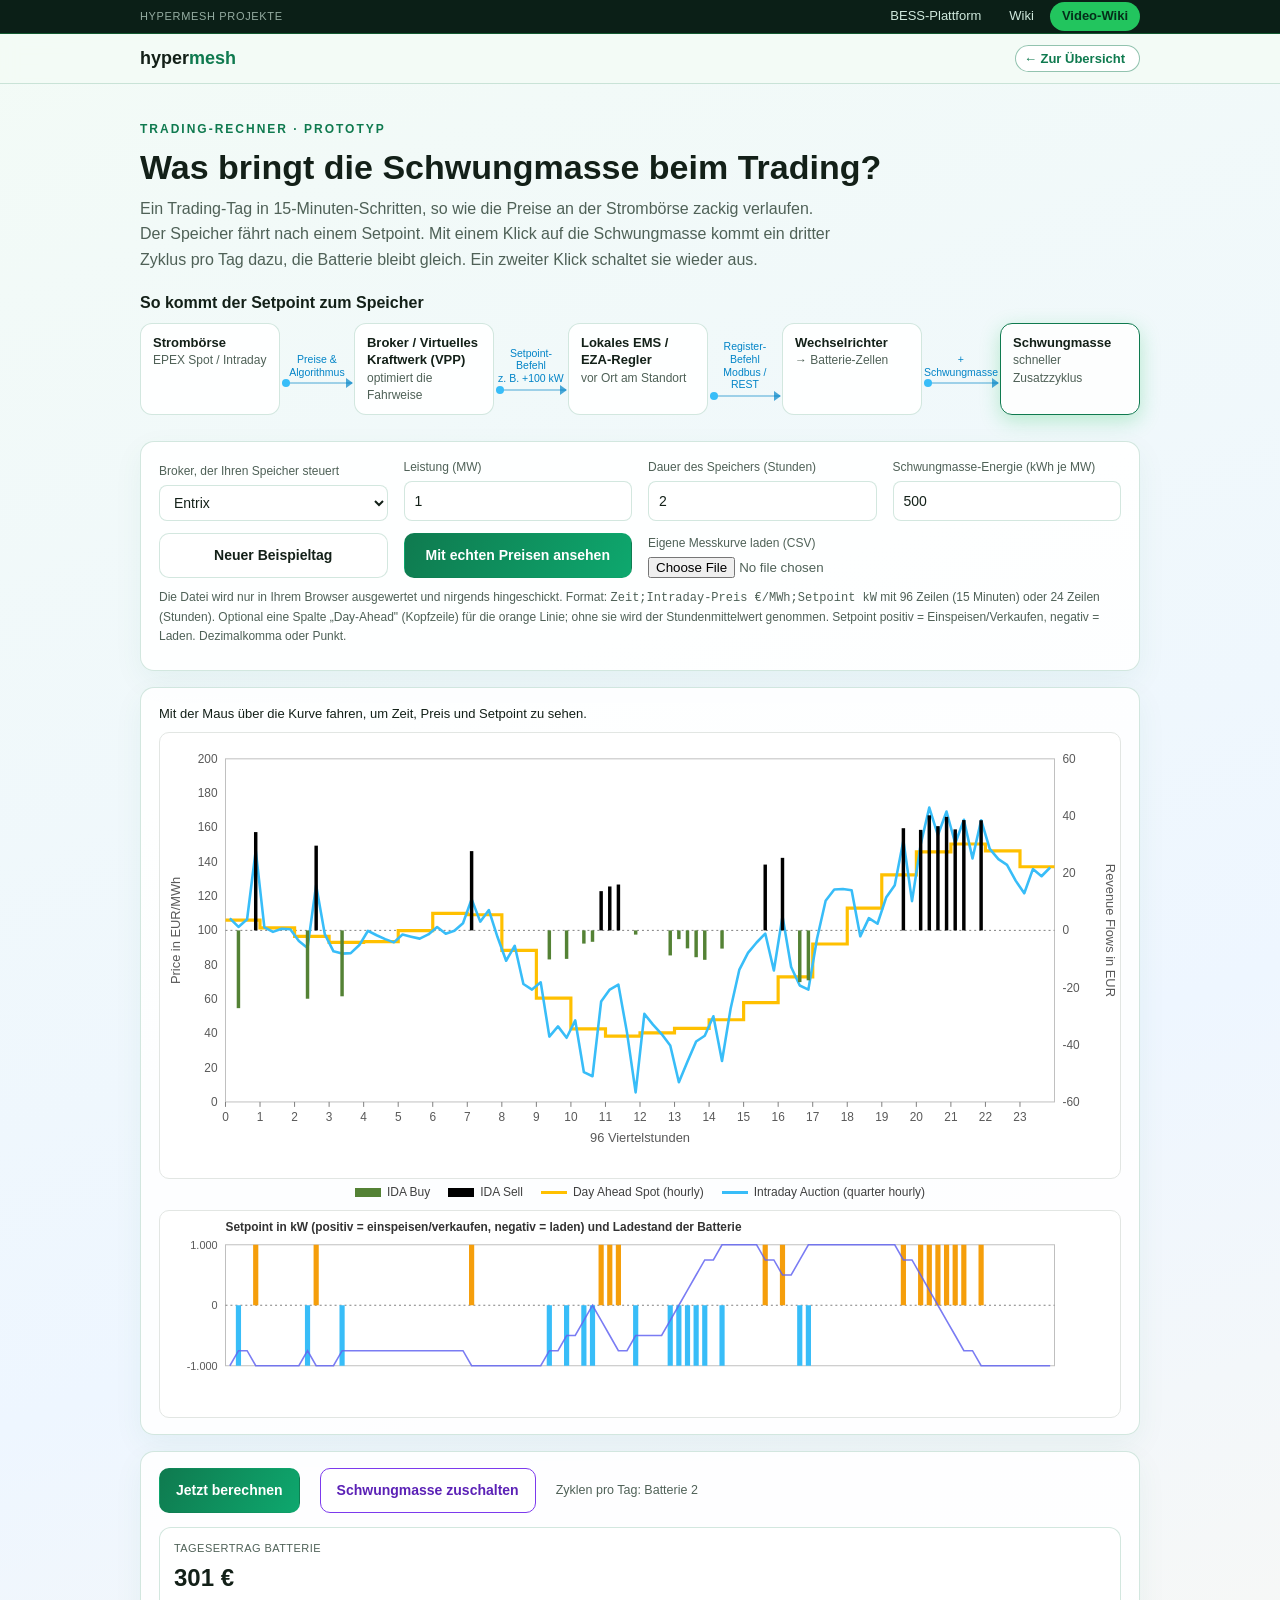
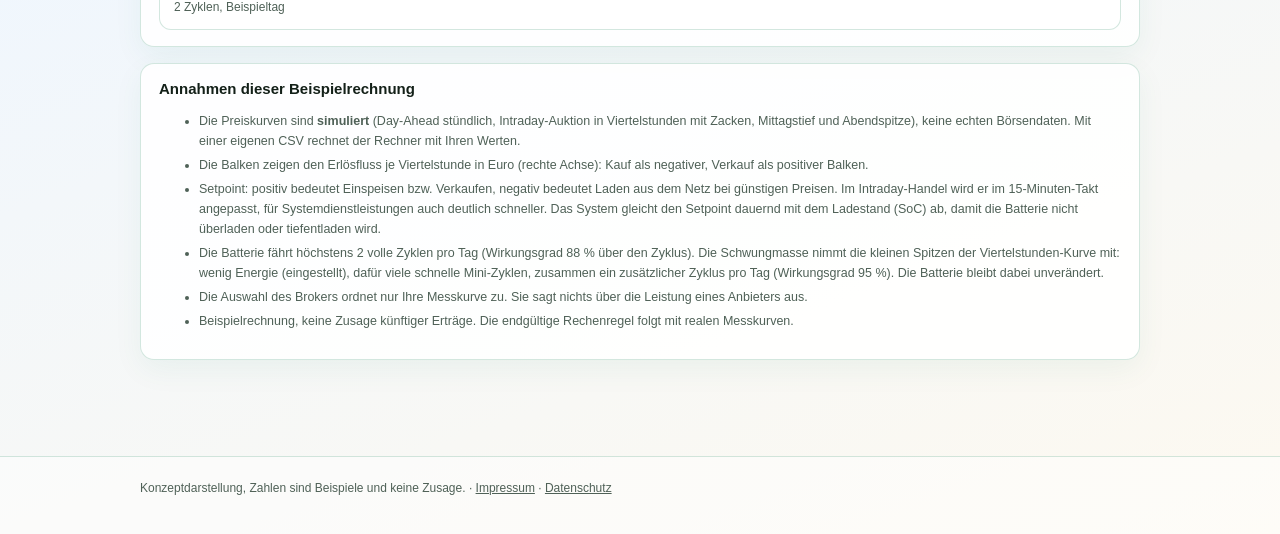
<file: rechner.html>
<!doctype html>
<html lang="de">
<head>
<meta charset="utf-8">
<meta name="viewport" content="width=device-width, initial-scale=1">
<meta name="robots" content="noindex, nofollow, noarchive, nosnippet">
<title>Trading-Rechner mit Schwungmasse</title>
<link rel="stylesheet" href="assets/style.css">
<style>
  .rc h1{font-size:clamp(24px,3.4vw,34px);line-height:1.2;margin:0 0 8px}
  .rc .lead{margin-bottom:20px}
  .chain{display:flex;align-items:stretch;gap:0;flex-wrap:nowrap;margin:8px 0 26px}
  .node{background:var(--surface);border:1px solid var(--border);border-radius:12px;padding:10px 12px;min-width:0;flex:1 1 0;font-size:13px;line-height:1.35}
  .node b{display:block;font-size:13px;color:var(--text)}
  .node span{color:var(--muted);font-size:12px}
  .node.hl{border-color:var(--green-deep);box-shadow:0 6px 20px var(--green-glow)}
  .arrow{flex:0 0 74px;display:flex;flex-direction:column;align-items:center;justify-content:center;font-size:10.5px;color:var(--blue-deep);text-align:center;line-height:1.2;position:relative;padding:0 2px}
  .arrow i{display:block;position:relative;height:2px;width:100%;background:rgba(2,132,199,.35);margin-top:4px}
  .arrow i::after{content:"";position:absolute;right:-1px;top:-4px;border:5px solid transparent;border-left:7px solid rgba(2,132,199,.7);border-right:0}
  .arrow i::before{content:"";position:absolute;left:0;top:-3px;width:8px;height:8px;border-radius:50%;background:var(--blue);animation:flow 2.4s linear infinite}
  @keyframes flow{from{left:0;opacity:1}to{left:calc(100% - 8px);opacity:.2}}
  .nb .t{display:inline!important}
  @media (max-width:900px){.chain{flex-direction:column}.node{flex:0 0 auto}.arrow{flex:0 0 40px;flex-direction:row;gap:8px}.arrow i{width:2px;height:24px;margin:0}.arrow i::after{right:-4px;top:auto;bottom:-2px;border:5px solid transparent;border-top:7px solid rgba(2,132,199,.7);border-bottom:0}.arrow i::before{display:none}}

  .panel{background:var(--surface);border:1px solid var(--border);border-radius:14px;padding:16px 18px;margin-bottom:16px;box-shadow:0 10px 30px rgba(15,122,79,.06)}
  .controls{display:grid;grid-template-columns:repeat(auto-fit,minmax(190px,1fr));gap:12px 16px;align-items:end}
  .controls label{display:flex;flex-direction:column;gap:4px;font-size:12px;color:var(--muted)}
  .controls select,.controls input[type=number]{font:inherit;font-size:14px;padding:8px 10px;border:1px solid var(--border);border-radius:8px;background:#fff;color:var(--text)}
  .btn{font:inherit;font-size:14px;font-weight:600;padding:10px 16px;border-radius:10px;border:1px solid var(--border);background:#fff;color:var(--text);cursor:pointer;transition:box-shadow .2s,transform .2s}
  .btn:hover{box-shadow:0 6px 18px rgba(56,189,248,.28);transform:translateY(-1px)}
  .btn.go{background:linear-gradient(120deg,var(--green-deep),#0ea86e);color:#fff;border-color:transparent}
  .btn.fly{border-color:#7c3aed;color:#5b21b6}
  .btn.fly[aria-pressed="true"]{background:#7c3aed;color:#fff}
  .btn:focus-visible,.controls select:focus-visible,.controls input:focus-visible{outline:2px solid var(--blue-deep);outline-offset:2px}
  .hint{font-size:12px;color:var(--muted);margin:10px 0 0}
  .status{min-height:22px;font-size:13px;color:var(--text);margin:0 0 6px;font-variant-numeric:tabular-nums}
  .chartwrap{background:#fff;border:1px solid #e2e6e3;border-radius:10px;padding:6px 4px 2px}
  svg.chart{display:block;width:100%;height:auto;touch-action:pan-y}
  .legend{display:flex;flex-wrap:wrap;justify-content:center;gap:6px 18px;font-size:12px;color:#404040;margin:4px 0 8px}
  .legend span{display:inline-flex;align-items:center;gap:6px}
  .legend i{display:inline-block;width:26px;height:9px;background:var(--c)}
  .legend i.line{height:3px}
  .legend .flyleg{display:none}
  .flyon .legend .flyleg{display:inline-flex}
  .blink{animation:blink 1s ease-in-out infinite}
  @keyframes blink{0%,100%{opacity:1}50%{opacity:.18}}
  @media (prefers-reduced-motion:reduce){.blink{animation:none}.arrow i::before{animation:none}}
  .results{display:grid;grid-template-columns:repeat(auto-fit,minmax(200px,1fr));gap:12px;margin:0}
  .res{background:#fff;border:1px solid var(--border);border-radius:12px;padding:12px 14px}
  .res .k{font-size:11px;letter-spacing:.04em;text-transform:uppercase;color:var(--muted)}
  .res .v{font-size:24px;font-weight:700;font-variant-numeric:tabular-nums;margin-top:2px}
  .res .s{font-size:12px;color:var(--muted)}
  .res.fly{display:none;border-color:#7c3aed;background:linear-gradient(120deg,rgba(124,58,237,.08),rgba(34,197,94,.08))}
  .flyon .res.fly{display:block}
  .res.fly .v{color:#5b21b6}
  .res.fly .badge{display:inline-block;margin-left:8px;font-size:13px;font-weight:700;color:#16a34a;animation:blink 1s ease-in-out infinite}
  .err{color:#b42318;font-size:13px;margin-top:8px}
  .assump{font-size:12.5px;color:var(--muted)}
  .assump li{margin-bottom:4px}
</style>
</head>
<body>
<div class="sitebar" role="navigation" aria-label="Projekte">
  <div class="in">
    <span class="lbl">hypermesh Projekte</span>
    <nav>
      <a href="https://www.speier-solar.de/bess" title="Investorplattform">BESS-Plattform</a>
      <a href="https://www.hyper-mesh.de" title="Inhalte zu hyper-mesh">Wiki</a>
      <a href="https://www.hypermesh.cloud" aria-current="page" title="Erkl&auml;rvideos">Video-Wiki</a>
    </nav>
  </div>
</div>

<header class="topnav">
  <div class="in">
    <a class="brand" href="index.html#top">hyper<span>mesh</span></a>
    <nav class="nbs" aria-label="Seiten"><a class="nb ext" href="index.html#vermittlung" title="Zur Übersicht"><span class="t">← Zur Übersicht</span></a></nav>
  </div>
</header>

<main><div class="wrap rc" id="rc">
<section class="topic" style="padding-top:36px">
  <div class="eyebrow">TRADING-RECHNER · PROTOTYP</div>
  <h1>Was bringt die Schwungmasse beim Trading?</h1>
  <p class="lead">Ein Trading-Tag in 15-Minuten-Schritten, so wie die Preise an der Strombörse zackig verlaufen. Der Speicher fährt nach einem Setpoint. Mit einem Klick auf die Schwungmasse kommt ein dritter Zyklus pro Tag dazu, die Batterie bleibt gleich. Ein zweiter Klick schaltet sie wieder aus.</p>

  <h2 style="font-size:16px">So kommt der Setpoint zum Speicher</h2>
  <div class="chain" aria-label="Signalkette von der Börse bis zur Batterie">
    <div class="node"><b>Strombörse</b><span>EPEX Spot / Intraday</span></div>
    <div class="arrow">Preise &amp;<br>Algorithmus<i></i></div>
    <div class="node"><b>Broker / Virtuelles Kraftwerk (VPP)</b><span>optimiert die Fahrweise</span></div>
    <div class="arrow">Setpoint-Befehl<br>z. B. +100 kW<i></i></div>
    <div class="node"><b>Lokales EMS / EZA-Regler</b><span>vor Ort am Standort</span></div>
    <div class="arrow">Register-Befehl<br>Modbus / REST<i></i></div>
    <div class="node"><b>Wechselrichter</b><span>→ Batterie-Zellen</span></div>
    <div class="arrow">+ Schwungmasse<i></i></div>
    <div class="node hl"><b>Schwungmasse</b><span>schneller Zusatzzyklus</span></div>
  </div>

  <div class="panel">
    <div class="controls">
      <label>Broker, der Ihren Speicher steuert
        <select id="broker">
          <option>Entrix</option>
          <option>Enspired</option>
          <option>The Mobility House</option>
          <option>Anderer Broker</option>
        </select>
      </label>
      <label>Leistung (MW)
        <input id="power" type="number" min="0.1" max="100" step="0.1" value="1">
      </label>
      <label>Dauer des Speichers (Stunden)
        <input id="dur" type="number" min="1" max="4" step="1" value="2">
      </label>
      <label>Schwungmasse-Energie (kWh je MW)
        <input id="fwe" type="number" min="50" max="1000" step="50" value="500">
      </label>
      <button class="btn" id="newday" type="button">Neuer Beispieltag</button>
      <a class="btn go" href="rechner-real.html" style="text-align:center;text-decoration:none">Mit echten Preisen ansehen</a>
      <label>Eigene Messkurve laden (CSV)
        <input id="file" type="file" accept=".csv,.txt,text/csv">
      </label>
    </div>
    <p class="hint">Die Datei wird nur in Ihrem Browser ausgewertet und nirgends hingeschickt. Format: <code>Zeit;Intraday-Preis €/MWh;Setpoint kW</code> mit 96 Zeilen (15 Minuten) oder 24 Zeilen (Stunden). Optional eine Spalte „Day-Ahead" (Kopfzeile) für die orange Linie; ohne sie wird der Stundenmittelwert genommen. Setpoint positiv = Einspeisen/Verkaufen, negativ = Laden. Dezimalkomma oder Punkt.</p>
    <div class="err" id="err" role="alert"></div>
  </div>

  <div class="panel" id="main">
    <p class="status" id="status">Mit der Maus über die Kurve fahren, um Zeit, Preis und Setpoint zu sehen.</p>
    <div class="chartwrap"><svg class="chart" id="chart" viewBox="0 0 960 440" role="img" aria-label="Day-Ahead-Preis, Intraday-Preis und Erlösflüsse über den Tag"></svg></div>
    <div class="legend">
      <span><i style="--c:#548235"></i>IDA Buy</span>
      <span><i style="--c:#000"></i>IDA Sell</span>
      <span><i class="line" style="--c:#ffc000"></i>Day Ahead Spot (hourly)</span>
      <span><i class="line" style="--c:#38bdf8"></i>Intraday Auction (quarter hourly)</span>
      <span class="flyleg"><i style="--c:#7c3aed"></i>Schwungmasse Buy/Sell</span>
    </div>
    <div class="chartwrap" style="margin-top:8px"><svg class="chart" id="chart2" viewBox="0 0 960 200" role="img" aria-label="Setpoint in kW und Ladestand der Batterie"></svg></div>
  </div>

  <div class="panel" id="sumpanel">
    <div style="display:flex;flex-wrap:wrap;gap:12px 20px;align-items:center;margin-bottom:14px">
      <button class="btn go" id="calc" type="button">Jetzt berechnen</button>
      <button class="btn fly" id="fly" type="button" aria-pressed="false">Schwungmasse zuschalten</button>
      <span class="assump" id="cycles">Zyklen pro Tag: Batterie 2</span>
    </div>
    <div class="results">
      <div class="res"><div class="k">Tagesertrag Batterie</div><div class="v" id="rB">–</div><div class="s">2 Zyklen, Beispieltag</div></div>
      <div class="res fly"><div class="k">Tagesertrag mit Schwungmasse</div><div class="v"><span id="rT">–</span><span class="badge" id="rM"></span></div><div class="s">dritter Zyklus: viele kleine Spitzen über die Schwungmasse</div></div>
    </div>
  </div>

  <div class="panel">
    <h2 style="font-size:15px;margin-bottom:6px">Annahmen dieser Beispielrechnung</h2>
    <ul class="assump">
      <li>Die Preiskurven sind <strong>simuliert</strong> (Day-Ahead stündlich, Intraday-Auktion in Viertelstunden mit Zacken, Mittagstief und Abendspitze), keine echten Börsendaten. Mit einer eigenen CSV rechnet der Rechner mit Ihren Werten.</li>
      <li>Die Balken zeigen den Erlösfluss je Viertelstunde in Euro (rechte Achse): Kauf als negativer, Verkauf als positiver Balken.</li>
      <li>Setpoint: positiv bedeutet Einspeisen bzw. Verkaufen, negativ bedeutet Laden aus dem Netz bei günstigen Preisen. Im Intraday-Handel wird er im 15-Minuten-Takt angepasst, für Systemdienstleistungen auch deutlich schneller. Das System gleicht den Setpoint dauernd mit dem Ladestand (SoC) ab, damit die Batterie nicht überladen oder tiefentladen wird.</li>
      <li>Die Batterie fährt höchstens 2 volle Zyklen pro Tag (Wirkungsgrad 88 % über den Zyklus). Die Schwungmasse nimmt die kleinen Spitzen der Viertelstunden-Kurve mit: wenig Energie (eingestellt), dafür viele schnelle Mini-Zyklen, zusammen ein zusätzlicher Zyklus pro Tag (Wirkungsgrad 95 %). Die Batterie bleibt dabei unverändert.</li>
      <li>Die Auswahl des Brokers ordnet nur Ihre Messkurve zu. Sie sagt nichts über die Leistung eines Anbieters aus.</li>
      <li>Beispielrechnung, keine Zusage künftiger Erträge. Die endgültige Rechenregel folgt mit realen Messkurven.</li>
    </ul>
  </div>
</section>
</div></main>

<footer><div class="wrap">Konzeptdarstellung, Zahlen sind Beispiele und keine Zusage. &middot; <a href="impressum.html">Impressum</a> &middot; <a href="datenschutz.html">Datenschutz</a></div></footer>

<script>
(function () {
  'use strict';
  var $ = function (id) { return document.getElementById(id); };
  var N = 96, ETA_B = 0.88, ETA_F = 0.95, seed = 20261003;
  var state = { da: [], ida: [], battSet: null, uploadedSet: false, res: null, fly: false };
  var reduce = window.matchMedia && matchMedia('(prefers-reduced-motion: reduce)').matches;

  /* ---------- Simulierte Kurven: Day-Ahead stündlich, Intraday-Auktion viertelstündlich ---------- */
  function rng(a) { return function () { a |= 0; a = a + 0x6D2B79F5 | 0; var t = Math.imul(a ^ a >>> 15, 1 | a); t = t + Math.imul(t ^ t >>> 7, 61 | t) ^ t; return ((t ^ t >>> 14) >>> 0) / 4294967296; }; }
  function gauss(h, m, s) { var d = (h - m) / s; return Math.exp(-d * d / 2); }
  function makeDay(sd) {
    var r = rng(sd), da = [], ida = [], ar = 0;
    var base = 100 + r() * 14, noon = 58 + r() * 14, eve = 32 + r() * 18;
    for (var h = 0; h < 24; h++) {
      var v = base - 18 * gauss(h, 3.4, 2.2) + 20 * gauss(h, 6.8, 1.2) - noon * gauss(h, 13.0, 3.4) + eve * gauss(h, 20.6, 2.4) - 24 * gauss(h, 9.8, 1.4);
      da.push(Math.round(v * 100) / 100);
    }
    for (var q = 0; q < N; q++) {
      var hh = Math.floor(q / 4), d = da[hh];
      var vol = 6 + 26 * gauss(hh, 13.2, 3.4) + 14 * gauss(hh, 19.8, 2.4) + 9 * gauss(hh, 8.5, 1.8);   // viel Bewegung mittags und abends
      ar = 0.45 * ar + (r() - 0.5) * 2 * vol;
      var v2 = d + ar + (r() > 0.93 ? (r() - 0.35) * 70 : 0);
      ida.push(Math.round(Math.max(-15, v2) * 100) / 100);
    }
    return { da: da, ida: ida };
  }

  /* ---------- Optimierung (Dynamische Programmierung) ---------- */
  function optimise(prices, S, cap, eta) {
    var D = cap, e1 = Math.sqrt(eta), NEG = -1e18;
    var V = new Array((N + 1) * (S + 1) * (D + 1)).fill(NEG), A = new Int8Array((N + 1) * (S + 1) * (D + 1));
    function ix(t, s, d) { return (t * (S + 1) + s) * (D + 1) + d; }
    V[ix(0, 0, 0)] = 0;
    for (var t = 0; t < N; t++) {
      var p = prices[t] * 0.25;
      for (var s = 0; s <= S; s++) for (var d = 0; d <= D; d++) {
        var cur = V[ix(t, s, d)]; if (cur === NEG) continue;
        if (cur > V[ix(t + 1, s, d)]) { V[ix(t + 1, s, d)] = cur; A[ix(t + 1, s, d)] = 0; }
        if (s < S) { var vc = cur - p / e1; if (vc > V[ix(t + 1, s + 1, d)]) { V[ix(t + 1, s + 1, d)] = vc; A[ix(t + 1, s + 1, d)] = -1; } }
        if (s > 0 && d < D) { var vd = cur + p * e1; if (vd > V[ix(t + 1, s - 1, d + 1)]) { V[ix(t + 1, s - 1, d + 1)] = vd; A[ix(t + 1, s - 1, d + 1)] = 1; } }
      }
    }
    var bs = 0, bd = 0, best = NEG;
    for (var s2 = 0; s2 <= S; s2++) for (var d2 = 0; d2 <= D; d2++) { var v = V[ix(N, s2, d2)]; if (v > best) { best = v; bs = s2; bd = d2; } }
    var act = new Array(N).fill(0), cs = bs, cd = bd;
    for (var tt = N; tt > 0; tt--) { var a = A[ix(tt, cs, cd)]; act[tt - 1] = a; if (a === -1) cs -= 1; else if (a === 1) { cs += 1; cd -= 1; } }
    return act;
  }
  // Erlösfluss je Viertelstunde in EUR (Kauf negativ, Verkauf positiv)
  function flows(prices, act, eta, P) {
    var e1 = Math.sqrt(eta);
    return act.map(function (a, t) { var p = prices[t] * 0.25 * P; return a > 0 ? p * a * e1 : p * a / e1; });
  }
  function sum(a) { return a.reduce(function (x, y) { return x + y; }, 0); }
  function socOf(act, S) { var s = 0, o = []; for (var t = 0; t < N; t++) { s -= Math.round(act[t]); s = Math.max(0, Math.min(S, s)); o.push(s / S); } return o; }

  function compute() {
    var P = Math.max(0.1, +$('power').value || 1);
    var dur = Math.max(1, Math.min(4, Math.round(+$('dur').value || 2)));
    var fwh = Math.max(50, +$('fwe').value || 500) / 1000;
    var S = dur * 4, Sf = Math.max(1, Math.round(fwh * 4));
    var bAct = (state.uploadedSet && state.battSet) ? state.battSet : optimise(state.ida, S, 2 * S, ETA_B);
    // Schwungmasse: kleine Energie, aber viele schnelle Mini-Zyklen auf den kleinen Spitzen.
    // Gesamtdurchsatz = ein zusätzlicher Batterie-Zyklus (dritter Zyklus pro Tag).
    var fAct = optimise(state.ida, Sf, S, ETA_F);
    var bF = flows(state.ida, bAct, ETA_B, P), fF = flows(state.ida, fAct, ETA_F, P);
    state.res = { bAct: bAct, fAct: fAct, bF: bF, fF: fF, rb: sum(bF), rf: sum(fF), S: S, P: P, soc: socOf(bAct, S) };
  }

  /* ---------- Darstellung ---------- */
  var X0 = 62, X1 = 898, Y0 = 20, Y1 = 366;
  function xq(q) { return X0 + (X1 - X0) * (q + 0.5) / N; }
  function fmt(v, d) { return v.toLocaleString('de-DE', { minimumFractionDigits: d || 0, maximumFractionDigits: d || 0 }); }
  function eur(v) { return fmt(v, 0) + ' €'; }

  function drawMain() {
    var svg = $('chart'), res = state.res, h = '';
    var maxP = Math.max.apply(null, state.ida.concat(state.da)), L = Math.max(200, Math.ceil((maxP + 5) / 20) * 20);
    var maxF = 0; if (res) { res.bF.concat(state.fly ? res.fF : []).forEach(function (v) { maxF = Math.max(maxF, Math.abs(v)); }); }
    var R = Math.max(60, Math.ceil((maxF + 2) / 20) * 20);
    function yL(v) { return Y1 - (Y1 - Y0) * v / L; }
    function yR(v) { return (Y0 + Y1) / 2 - (Y1 - Y0) / 2 * v / R; }
    // Achsen und Beschriftung
    h += '<rect x="' + X0 + '" y="' + Y0 + '" width="' + (X1 - X0) + '" height="' + (Y1 - Y0) + '" fill="#fff" stroke="#bfbfbf"/>';
    for (var v = 0; v <= L; v += 20) h += '<text x="' + (X0 - 8) + '" y="' + (yL(v) + 4) + '" text-anchor="end" font-size="12" fill="#595959">' + v + '</text>';
    for (var r = -R; r <= R; r += 20) h += '<text x="' + (X1 + 8) + '" y="' + (yR(r) + 4) + '" text-anchor="start" font-size="12" fill="#595959">' + r + '</text>';
    h += '<line x1="' + X0 + '" x2="' + X1 + '" y1="' + yR(0) + '" y2="' + yR(0) + '" stroke="#7f7f7f" stroke-dasharray="2 3"/>';
    for (var hr = 0; hr < 24; hr++) {
      var xx = X0 + (X1 - X0) * hr / 24;
      h += '<line x1="' + xx + '" x2="' + xx + '" y1="' + Y1 + '" y2="' + (Y1 + 5) + '" stroke="#7f7f7f"/><text x="' + xx + '" y="' + (Y1 + 19) + '" text-anchor="middle" font-size="12" fill="#595959">' + hr + '</text>';
    }
    h += '<text x="' + ((X0 + X1) / 2) + '" y="' + (Y1 + 40) + '" text-anchor="middle" font-size="13" fill="#595959">96 Viertelstunden</text>';
    h += '<text transform="translate(16,' + ((Y0 + Y1) / 2) + ') rotate(-90)" text-anchor="middle" font-size="13" fill="#595959">Price in EUR/MWh</text>';
    h += '<text transform="translate(' + (X1 + 52) + ',' + ((Y0 + Y1) / 2) + ') rotate(90)" text-anchor="middle" font-size="13" fill="#595959">Revenue Flows in EUR</text>';
    // Day-Ahead als Stufenlinie, Intraday-Auktion als Zickzack
    var d = '';
    for (var k = 0; k < 24; k++) { var xa = X0 + (X1 - X0) * k / 24, xb = X0 + (X1 - X0) * (k + 1) / 24; d += (k ? ' L' : 'M') + xa.toFixed(1) + ',' + yL(state.da[k]).toFixed(1) + ' L' + xb.toFixed(1) + ',' + yL(state.da[k]).toFixed(1); }
    h += '<path d="' + d + '" fill="none" stroke="#ffc000" stroke-width="3.2"/>';
    var pts = state.ida.map(function (p, q) { return xq(q).toFixed(1) + ',' + yL(p).toFixed(1); }).join(' ');
    h += '<polyline points="' + pts + '" fill="none" stroke="#38bdf8" stroke-width="2.6" stroke-linejoin="round"/>';
    // Erlösbalken
    var bw = (X1 - X0) / N;
    if (res) for (var q = 0; q < N; q++) {
      var f = res.bF[q];
      if (Math.abs(f) > 0.001) h += '<rect x="' + (xq(q) - bw * 0.2) + '" y="' + (f > 0 ? yR(f) : yR(0)) + '" width="' + (bw * 0.4) + '" height="' + Math.abs(yR(f) - yR(0)) + '" fill="' + (f > 0 ? '#000' : '#548235') + '"/>';
      var g = state.fly ? res.fF[q] : 0;
      if (Math.abs(g) > 0.001) h += '<rect class="blink" x="' + (xq(q) + bw * 0.22) + '" y="' + (g > 0 ? yR(g) : yR(0)) + '" width="' + (bw * 0.5) + '" height="' + Math.abs(yR(g) - yR(0)) + '" fill="#7c3aed"/>';
    }
    h += '<line id="hov" x1="0" x2="0" y1="' + Y0 + '" y2="' + Y1 + '" stroke="#0284c7" stroke-width="1" visibility="hidden"/>';
    h += '<rect id="cover" x="' + X0 + '" y="' + (Y0 - 4) + '" width="0" height="' + (Y1 - Y0 + 8) + '" fill="#fff" opacity="0"/>';
    svg.innerHTML = h;
  }
  function drawSet() {
    var svg = $('chart2'), res = state.res, h = '', x0 = X0, x1 = X1, y0 = 28, y1 = 150;
    var P = res ? res.P : (+$('power').value || 1), kw = P * 1000, mid = (y0 + y1) / 2, half = (y1 - y0) / 2;
    h += '<text x="' + x0 + '" y="14" font-size="12" font-weight="600" fill="#333">Setpoint in kW (positiv = einspeisen/verkaufen, negativ = laden) und Ladestand der Batterie</text>';
    h += '<rect x="' + x0 + '" y="' + y0 + '" width="' + (x1 - x0) + '" height="' + (y1 - y0) + '" fill="#fff" stroke="#bfbfbf"/>';
    [-1, 0, 1].forEach(function (f) { var yy = mid - f * half; h += '<text x="' + (x0 - 8) + '" y="' + (yy + 4) + '" text-anchor="end" font-size="11" fill="#595959">' + fmt(f * kw, 0) + '</text>'; });
    h += '<line x1="' + x0 + '" x2="' + x1 + '" y1="' + mid + '" y2="' + mid + '" stroke="#7f7f7f" stroke-dasharray="2 3"/>';
    var bw = (x1 - x0) / N;
    if (res) {
      for (var q = 0; q < N; q++) {
        var a = res.bAct[q];
        if (a) h += '<rect x="' + (xq(q) - bw * 0.3) + '" y="' + (a > 0 ? mid - half * a : mid) + '" width="' + (bw * 0.6) + '" height="' + Math.abs(half * a) + '" fill="' + (a > 0 ? '#f59e0b' : '#38bdf8') + '"/>';
        var f = state.fly ? res.fAct[q] : 0;
        if (f) h += '<rect class="blink" x="' + (xq(q) + bw * 0.05) + '" y="' + (f > 0 ? mid - half * f : mid) + '" width="' + (bw * 0.3) + '" height="' + Math.abs(half * f) + '" fill="#7c3aed"/>';
      }
      var sp = res.soc.map(function (s, q) { return xq(q).toFixed(1) + ',' + (y1 - (y1 - y0) * s).toFixed(1); }).join(' ');
      h += '<polyline points="' + sp + '" fill="none" stroke="#6366f1" stroke-width="1.6" opacity=".85"/>';
    }
    svg.innerHTML = h;
  }
  function draw() { drawMain(); drawSet(); }

  /* ---------- Ergebnis: Tagessumme, mit Klick ein/aus ---------- */
  var numTimer = 0;
  function countUp(el, from, to, ms) {
    cancelAnimationFrame(numTimer);
    if (reduce) { el.textContent = eur(to); return; }
    var t0 = performance.now();
    (function tick(now) { var k = Math.min(1, (now - t0) / ms), e = 1 - Math.pow(1 - k, 3); el.textContent = eur(from + (to - from) * e); if (k < 1) numTimer = requestAnimationFrame(tick); })(t0);
  }
  function showResults(animate) {
    var res = state.res; if (!res) return;
    $('rc').classList.toggle('flyon', state.fly);
    $('cycles').textContent = 'Zyklen pro Tag: Batterie 2' + (state.fly ? ' + Schwungmasse 1 = 3' : '');
    $('rB').textContent = eur(res.rb);
    if (state.fly) {
      $('rM').textContent = '+' + eur(res.rf);
      if (animate) countUp($('rT'), res.rb, res.rb + res.rf, 1300); else $('rT').textContent = eur(res.rb + res.rf);
    }
  }
  function setFly(on) {
    state.fly = on; $('fly').setAttribute('aria-pressed', on ? 'true' : 'false');
    $('fly').textContent = on ? 'Schwungmasse ausschalten' : 'Schwungmasse zuschalten';
    draw(); showResults(true);
  }

  var rafId = 0;
  function runCalc(animate) {
    $('err').textContent = ''; compute(); draw(); showResults(false);
    var cover = $('cover');
    if (!animate || !cover || reduce) return;
    cancelAnimationFrame(rafId);
    var t0 = performance.now(), dur = 2600, w = X1 - X0;
    cover.setAttribute('opacity', '1');
    (function tick(now) {
      var k = Math.min(1, (now - t0) / dur);
      cover.setAttribute('x', X0 + w * k); cover.setAttribute('width', Math.max(0, w * (1 - k) + 2));
      if (k < 1) rafId = requestAnimationFrame(tick); else cover.setAttribute('opacity', '0');
    })(t0);
  }

  /* ---------- CSV ---------- */
  function num(s) { if (s == null) return NaN; s = String(s).trim().replace(/\s/g, ''); if (/,/.test(s) && !/\./.test(s)) s = s.replace(',', '.'); else s = s.replace(/\.(?=\d{3}(\D|$))/g, '').replace(',', '.'); return parseFloat(s); }
  function parseCsv(text) {
    var lines = text.replace(/\r/g, '').split('\n').filter(function (l) { return l.trim(); });
    if (!lines.length) throw new Error('Die Datei ist leer.');
    var del = (lines[0].match(/;/g) || []).length ? ';' : ((lines[0].match(/\t/g) || []).length ? '\t' : ',');
    var rows = lines.map(function (l) { return l.split(del); }), head = null;
    if (isNaN(num(rows[0][1]))) head = rows.shift().map(function (x) { return x.toLowerCase(); });
    var iDa = -1, iSet = -1;
    if (head) head.forEach(function (c, i) { if (/day|^da$|dayahead/.test(c)) iDa = i; if (/setpoint|sollwert|kw/.test(c)) iSet = i; });
    if (iSet < 0 && iDa < 0 && rows[0].length > 2 && !isNaN(num(rows[0][2]))) iSet = 2;
    var ida = [], da = [], set = [];
    rows.forEach(function (r) { var p = num(r[1]); if (!isNaN(p)) { ida.push(p); if (iDa > 0) da.push(num(r[iDa])); if (iSet > 0) set.push(num(r[iSet])); } });
    function x4(a) { return [].concat.apply([], a.map(function (p) { return [p, p, p, p]; })); }
    if (ida.length === 24) { ida = x4(ida); if (da.length) da = x4(da); if (set.length) set = x4(set); }
    if (ida.length !== N) throw new Error('Erwartet werden 96 Zeilen (15 Minuten) oder 24 Zeilen (Stunden), gefunden: ' + ida.length + '.');
    var daH = [];
    for (var h = 0; h < 24; h++) { var a = da.length ? da[h * 4] : (ida[h * 4] + ida[h * 4 + 1] + ida[h * 4 + 2] + ida[h * 4 + 3]) / 4; daH.push(a); }
    return { ida: ida, da: daH, set: set.length ? set : null };
  }

  /* ---------- Hover ---------- */
  function onMove(ev) {
    var svg = $('chart'), r = svg.getBoundingClientRect(), x = (ev.clientX - r.left) / r.width * 960;
    var q = Math.floor((x - X0) / (X1 - X0) * N); if (q < 0 || q > N - 1) return;
    var hov = $('hov'); if (hov) { hov.setAttribute('x1', xq(q)); hov.setAttribute('x2', xq(q)); hov.setAttribute('visibility', 'visible'); }
    var hh = Math.floor(q / 4), mm = (q % 4) * 15, res = state.res, P = res ? res.P : (+$('power').value || 1);
    var s = (hh < 10 ? '0' : '') + hh + ':' + (mm < 10 ? '0' : '') + mm + ' Uhr · Day-Ahead ' + fmt(state.da[hh], 2) + ' · Intraday ' + fmt(state.ida[q], 2) + ' €/MWh';
    if (res) {
      var b = res.bAct[q] * P * 1000; s += ' · Setpoint Batterie ' + (b > 0 ? '+' : '') + fmt(b, 0) + ' kW';
      if (state.fly) { var f = res.fAct[q] * P * 1000; s += ' · Schwungmasse ' + (f > 0 ? '+' : '') + fmt(f, 0) + ' kW'; }
    }
    $('status').textContent = s;
  }

  /* ---------- Start ---------- */
  function newDay() { var d = makeDay(seed); state.da = d.da; state.ida = d.ida; state.uploadedSet = false; state.battSet = null; }
  newDay();
  $('newday').addEventListener('click', function () { seed += 7919; newDay(); $('file').value = ''; runCalc(false); });
  $('calc').addEventListener('click', function () { runCalc(true); });
  $('fly').addEventListener('click', function () { setFly(!state.fly); });
  ['power', 'dur', 'fwe'].forEach(function (id) { $(id).addEventListener('change', function () { runCalc(false); }); });
  $('broker').addEventListener('change', function () { $('status').textContent = 'Messkurve wird dem Broker „' + $('broker').value + '" zugeordnet (nur Beschriftung).'; });
  $('file').addEventListener('change', function (e) {
    var f = e.target.files && e.target.files[0]; if (!f) return;
    var rd = new FileReader();
    rd.onload = function () {
      try {
        var d = parseCsv(String(rd.result)), P = Math.max(0.1, +$('power').value || 1);
        state.ida = d.ida; state.da = d.da;
        if (d.set) { state.uploadedSet = true; state.battSet = d.set.map(function (k) { return Math.max(-1, Math.min(1, k / (P * 1000))); }); } else { state.uploadedSet = false; state.battSet = null; }
        runCalc(true);
        $('status').textContent = 'Eigene Messkurve geladen (' + f.name + '), Broker: ' + $('broker').value + '. Die Datei bleibt auf diesem Gerät.';
      } catch (er) { $('err').textContent = er.message; }
    };
    rd.readAsText(f);
  });
  ['chart', 'chart2'].forEach(function (id) {
    $(id).addEventListener('mousemove', onMove);
    $(id).addEventListener('touchmove', function (e) { if (e.touches[0]) onMove(e.touches[0]); }, { passive: true });
  });
  runCalc(false);
})();
</script>
</body>
</html>
</file>
<file: assets/style.css>
/* hypermesh Erklaervideos: helle Seite im Stil der hyper-mesh-Startseite (Gruen/Blau) */
:root{
  --green:#22c55e;
  --green-deep:#0f7a4f;
  --green-glow:rgba(34,197,94,.28);
  --blue:#38bdf8;
  --blue-deep:#0284c7;
  --blue-ink:#0c4a6e;
  --bg-1:#f3fbf6;
  --bg-2:#eef6ff;
  --bg-3:#fdf9f0;
  --surface:rgba(255,255,255,.88);
  --border:rgba(15,122,79,.18);
  --text:#132018;
  --muted:#4f6157;
  --ease:cubic-bezier(.65,0,.35,1);
}
*{box-sizing:border-box}
html{scroll-behavior:smooth;background:var(--bg-1)}
body{margin:0;color:var(--text);font-family:-apple-system,'Segoe UI',Roboto,Arial,sans-serif;line-height:1.6;
  background:linear-gradient(160deg,var(--bg-1) 0%,var(--bg-2) 55%,var(--bg-3) 100%);min-height:100vh}
a{color:var(--blue-deep);text-decoration:none}
a:hover{text-decoration:underline}
.wrap{max-width:1040px;margin:0 auto;padding:0 20px}

/* ---------- Menueleiste (die fuenf Blasen, klein) ---------- */
.topnav{position:sticky;top:0;z-index:30;background:rgba(243,251,246,.9);backdrop-filter:blur(8px);border-bottom:1px solid var(--border)}
.topnav .in{max-width:1040px;margin:0 auto;padding:10px 20px;display:flex;align-items:center;justify-content:space-between;gap:16px}
.brand{font-weight:700;font-size:18px;color:var(--text);white-space:nowrap}
.brand span{color:var(--green-deep)}
.brand:hover{text-decoration:none}
.nbs{display:flex;gap:8px;flex-wrap:wrap;justify-content:flex-end}
.nb{display:inline-flex;align-items:center;gap:8px;padding:6px 14px 6px 8px;border-radius:999px;background:#fff;border:1px solid rgba(56,189,248,.45);
  color:var(--blue-ink);font-size:13px;font-weight:600;line-height:1;transition:box-shadow .2s,border-color .2s,transform .2s,background .2s}
.nb:hover{text-decoration:none;box-shadow:0 6px 18px rgba(56,189,248,.28);transform:translateY(-1px)}
.nb svg,.bubble svg{fill:none;stroke:var(--blue-deep);stroke-width:1.8;stroke-linecap:round;stroke-linejoin:round}
.nb .ico{width:26px;height:26px;border-radius:50%;background:rgba(56,189,248,.14);display:flex;align-items:center;justify-content:center;flex:none}
.nb .ico svg{width:16px;height:16px}
.nb.ext{border-color:rgba(15,122,79,.45);color:var(--green-deep)}
.nb.ext .ico{background:rgba(34,197,94,.14)}
.nb.ext svg{stroke:var(--green-deep)}
.nb.active{background:linear-gradient(120deg,rgba(34,197,94,.14),rgba(56,189,248,.18));border-color:var(--blue-deep)}
@media (max-width:820px){
  .topnav .in{flex-direction:column;align-items:stretch;gap:8px}
  .brand{text-align:center}
  .nbs{justify-content:center}
  .nb{padding:4px}
  .nb span.t{display:none}
  .nb .ico{width:34px;height:34px}
  .nb .ico svg{width:19px;height:19px}
}

/* ---------- Intro: Stern mit rundem Kern ---------- */
#intro{position:fixed;inset:0;z-index:50;display:flex;flex-direction:column;align-items:center;justify-content:center;
  background:linear-gradient(160deg,var(--bg-1) 0%,var(--bg-2) 55%,var(--bg-3) 100%);overflow:hidden;cursor:pointer}
#intro .glow{position:absolute;top:-160px;left:50%;transform:translateX(-50%);width:1000px;height:600px;pointer-events:none;
  background:radial-gradient(circle,var(--green-glow) 0%,rgba(34,197,94,0) 60%),radial-gradient(circle at 70% 40%,rgba(56,189,248,.25) 0%,rgba(56,189,248,0) 55%)}
#intro .eyebrow{position:relative;font-size:13px;letter-spacing:2px;color:var(--green-deep);font-weight:600;margin:0 0 6px;text-align:center}
#intro h1{position:relative;font-size:clamp(24px,4vw,40px);line-height:1.2;margin:0 0 8px;text-align:center;padding:0 16px}
#intro h1 .hl{background:linear-gradient(120deg,var(--green-deep),#2dd4bf);-webkit-background-clip:text;background-clip:text;color:transparent}
#intro .skip{position:relative;margin-top:12px;font-size:12px;color:var(--muted)}
#field-box{position:relative;width:680px;height:480px;flex:none;
  transform:scale(var(--fit,1));transform-origin:50% 50%;margin:calc((480px*var(--fit,1) - 480px)/2) 0}
#field{position:absolute;inset:0;transform-origin:50% 50%}
#field svg.lines{position:absolute;inset:0;width:100%;height:100%}
#field svg.lines line{stroke:rgba(15,122,79,.2);stroke-width:1.5;stroke-dasharray:160;stroke-dashoffset:160;animation:draw .8s calc(.55s + var(--i)*.12s) forwards}
.core{position:absolute;left:250px;top:150px;width:180px;height:180px;border-radius:50%;background:rgba(255,255,255,.85);backdrop-filter:blur(6px);
  border:1px solid rgba(15,122,79,.35);box-shadow:0 8px 40px var(--green-glow),inset 0 0 30px rgba(34,197,94,.08);
  display:flex;align-items:center;justify-content:center;text-align:center;animation:pop .7s .1s both var(--ease)}
.core span{font-size:21px;font-weight:700;background:linear-gradient(120deg,var(--green-deep),#0ea86e);-webkit-background-clip:text;background-clip:text;color:transparent}
.bubble{position:absolute;width:100px;height:100px;border-radius:50%;background:rgba(255,255,255,.9);backdrop-filter:blur(4px);
  border:1px solid rgba(56,189,248,.4);box-shadow:0 6px 20px rgba(56,189,248,.18);display:flex;flex-direction:column;align-items:center;justify-content:center;gap:6px;
  padding:0 8px;animation:pop .6s calc(.5s + var(--i)*.14s) both var(--ease);transition:box-shadow .2s,border-color .2s,transform .2s}
.bubble:hover{text-decoration:none;box-shadow:0 8px 28px rgba(56,189,248,.34);border-color:rgba(56,189,248,.75);transform:translateY(-2px)}
.bubble svg{width:22px;height:22px}
.bubble span{font-size:11px;font-weight:600;color:var(--blue-ink);text-align:center;line-height:1.2}
.bubble.ext{border-color:rgba(15,122,79,.4);box-shadow:0 6px 20px var(--green-glow)}
.bubble.ext svg{stroke:var(--green-deep)}
.bubble.ext span{color:var(--green-deep)}
@keyframes pop{from{opacity:0;transform:scale(.4)}to{opacity:1;transform:scale(1)}}
@keyframes draw{to{stroke-dashoffset:0}}

/* Uebergang: Stern wandert nach oben und wird zur Menueleiste */
html.intro-on,html.docking{overflow:hidden}
html.ready #intro{display:none}
html.docking #intro{pointer-events:none;background:transparent;transition:background .5s .9s}
html.docking #intro .glow,html.docking #intro .eyebrow,html.docking #intro h1,html.docking #intro .skip{opacity:0;transition:opacity .4s}
html.docking #field{transform:translateY(-52vh) scale(.2);opacity:0;transition:transform 1.1s var(--ease),opacity .45s .7s}
.topnav{transition:transform .8s var(--ease) .9s,opacity .6s .9s}
html.intro-on .topnav{transform:translateY(-110%);opacity:0}
html.docking .topnav{transform:none;opacity:1}
main,footer{transition:opacity .9s 1.1s}
html.intro-on main,html.intro-on footer{opacity:0}
html.docking main,html.docking footer{opacity:1}
@media (prefers-reduced-motion:reduce){
  #intro{display:none}
  *{animation:none!important;transition:none!important}
  html{scroll-behavior:auto}
}

/* ---------- Inhalt ---------- */
section.topic{padding:56px 0 24px;scroll-margin-top:84px}
.eyebrow{font-size:12px;letter-spacing:2px;color:var(--green-deep);font-weight:600;margin-bottom:8px}
h2{font-size:clamp(22px,3vw,30px);line-height:1.25;margin:0 0 10px}
h3{font-size:18px;margin:0 0 6px}
.lead{color:var(--muted);max-width:700px;margin:0 0 24px}
.videos{display:grid;grid-template-columns:repeat(auto-fit,minmax(300px,1fr));gap:20px}
.vcard{background:var(--surface);border:1px solid var(--border);border-radius:14px;overflow:hidden;box-shadow:0 10px 30px rgba(15,122,79,.08);display:flex;flex-direction:column;min-width:0}
.vcard video{display:block;width:100%;aspect-ratio:16/9;background:#04070d;object-fit:contain}
.vcard.light video{background:#fff}
.vcard .body{padding:14px 18px 18px}
.vcard p{margin:0;font-size:14px;color:var(--muted)}
.vcard .cap{font-size:12px;margin-top:8px;color:#7a8c81}
.single{max-width:880px}
.points{padding-left:20px;color:var(--muted);max-width:720px;margin:20px 0 0}
.points li{margin-bottom:6px}
.soon{background:rgba(255,255,255,.55);border:1px dashed var(--border);border-radius:14px;padding:26px 20px;color:var(--muted);max-width:520px}
.soon strong{color:var(--text)}

footer{border-top:1px solid var(--border);margin-top:56px;padding:22px 0 36px;font-size:12px;color:var(--muted);background:rgba(255,255,255,.5)}
footer a{color:var(--muted);text-decoration:underline}

/* Unterseiten (Impressum, Datenschutz) */
.page{padding:40px 0 20px;max-width:720px}
.page h1{font-size:30px;line-height:1.25;margin:0 0 14px}
.page h2{font-size:16px;margin:26px 0 6px}
.page p{margin:0 0 8px;color:var(--muted)}
.pager{margin:36px 0;font-size:14px}

/* ---------- Umschaltleiste: BESS-Plattform | Wiki | Video-Wiki (gemeinsam fuer die drei Seiten) ---------- */
.sitebar{position:sticky;top:0;z-index:31;height:34px;background:#0b1f17;color:#cfe8dc;border-bottom:1px solid rgba(34,197,94,.35);transition:transform .8s var(--ease) .9s,opacity .6s .9s}
.sitebar .in{max-width:1040px;height:100%;margin:0 auto;padding:0 20px;display:flex;align-items:center;justify-content:space-between;gap:12px;font-size:13px}
.sitebar .lbl{opacity:.7;letter-spacing:.06em;text-transform:uppercase;font-size:11px;white-space:nowrap}
.sitebar nav{display:flex;gap:4px}
.sitebar a{color:#cfe8dc;padding:4px 12px;border-radius:999px;white-space:nowrap}
.sitebar a:hover{background:rgba(255,255,255,.1);text-decoration:none}
.sitebar a[aria-current="page"]{background:var(--green);color:#052e1a;font-weight:700}
.topnav{top:34px}
html.intro-on .sitebar{transform:translateY(-110%);opacity:0}
html.docking .sitebar{transform:none;opacity:1}
@media (max-width:560px){.sitebar .lbl{display:none}.sitebar .in{justify-content:center}.sitebar a{padding:4px 9px}}
</file>
